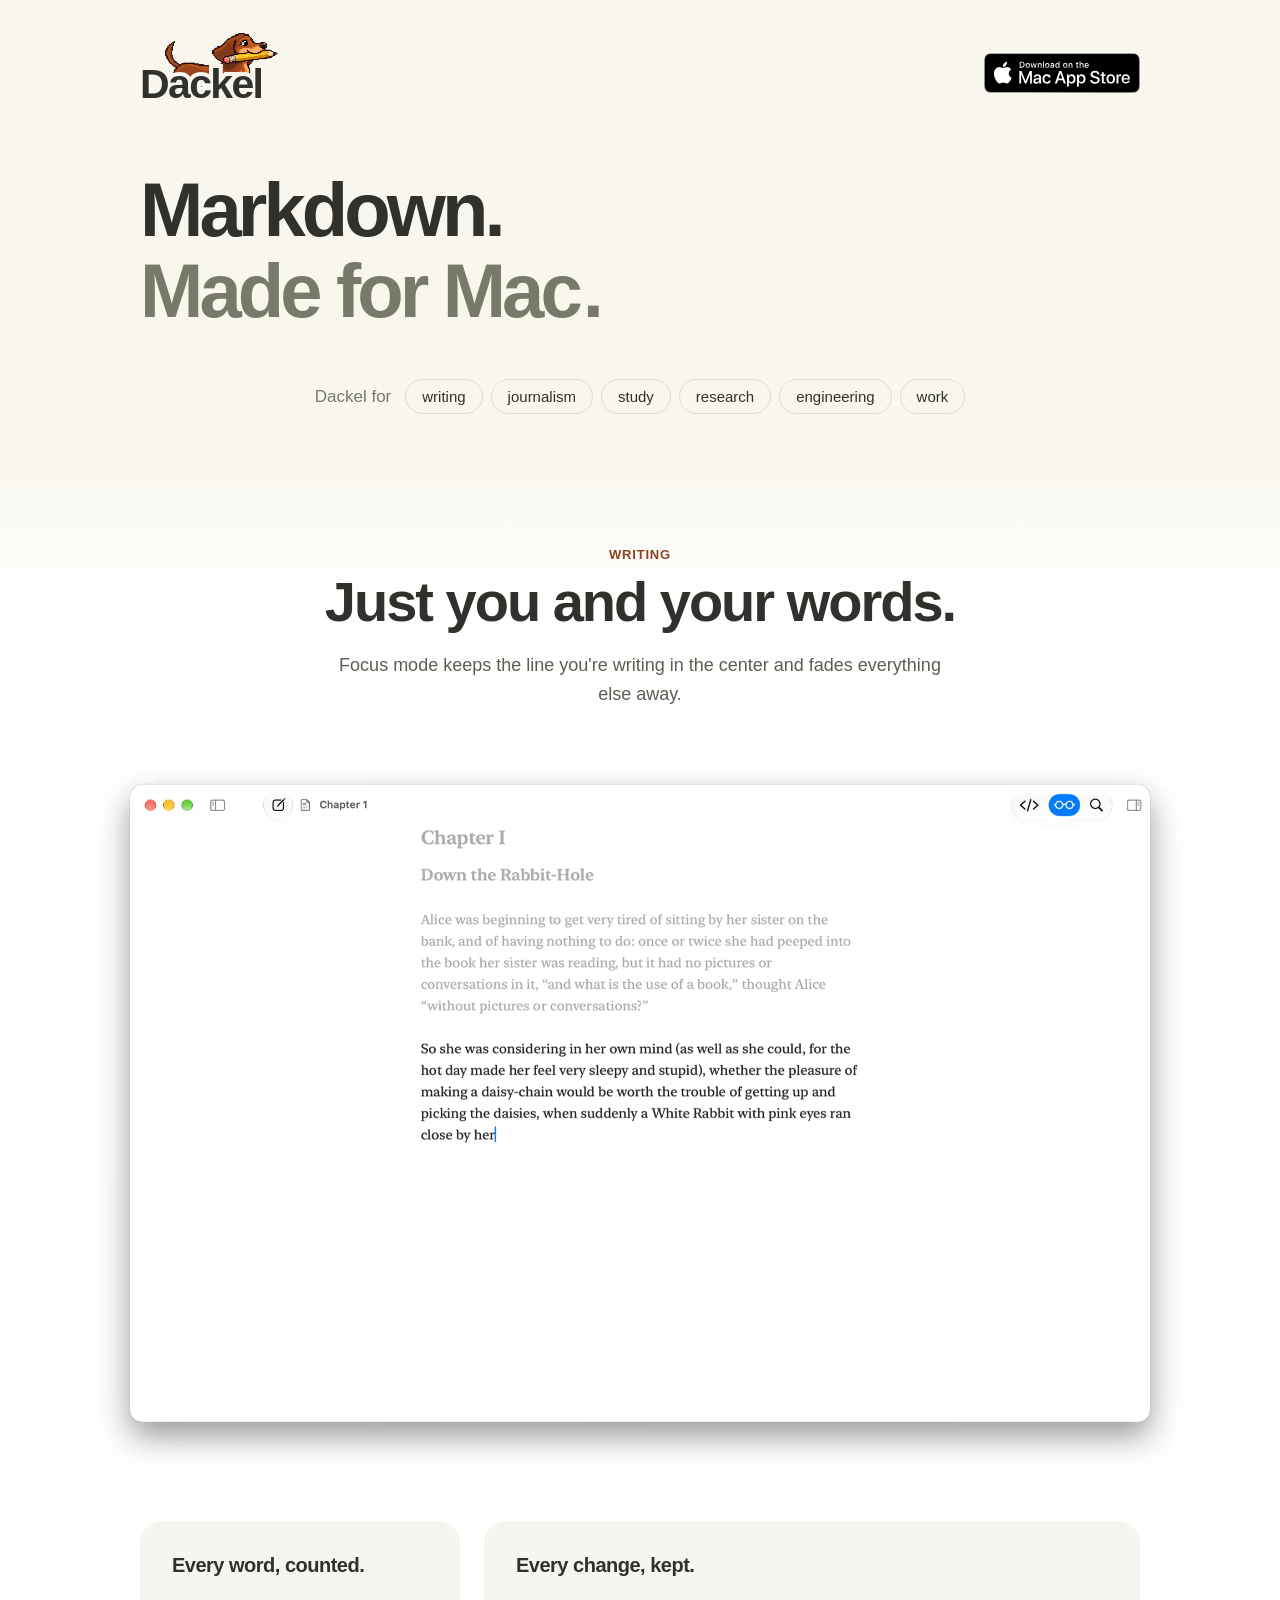
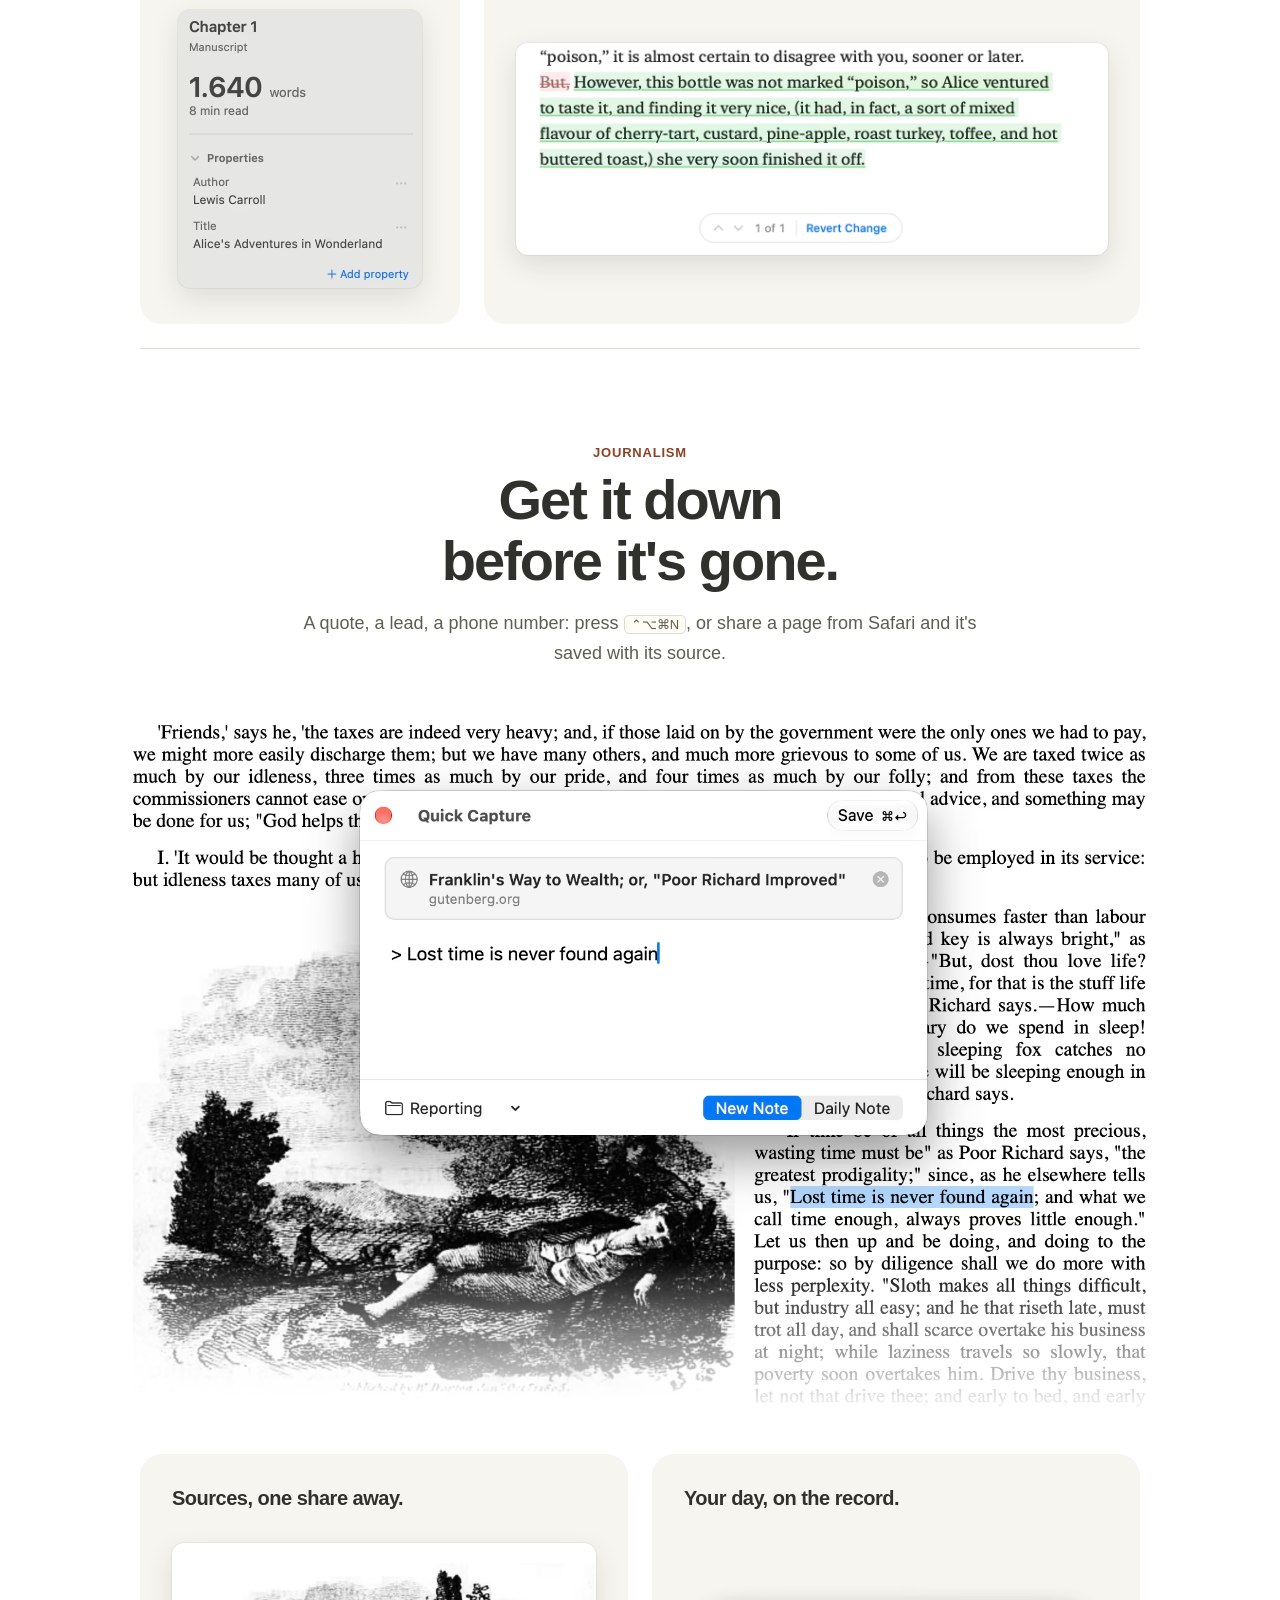
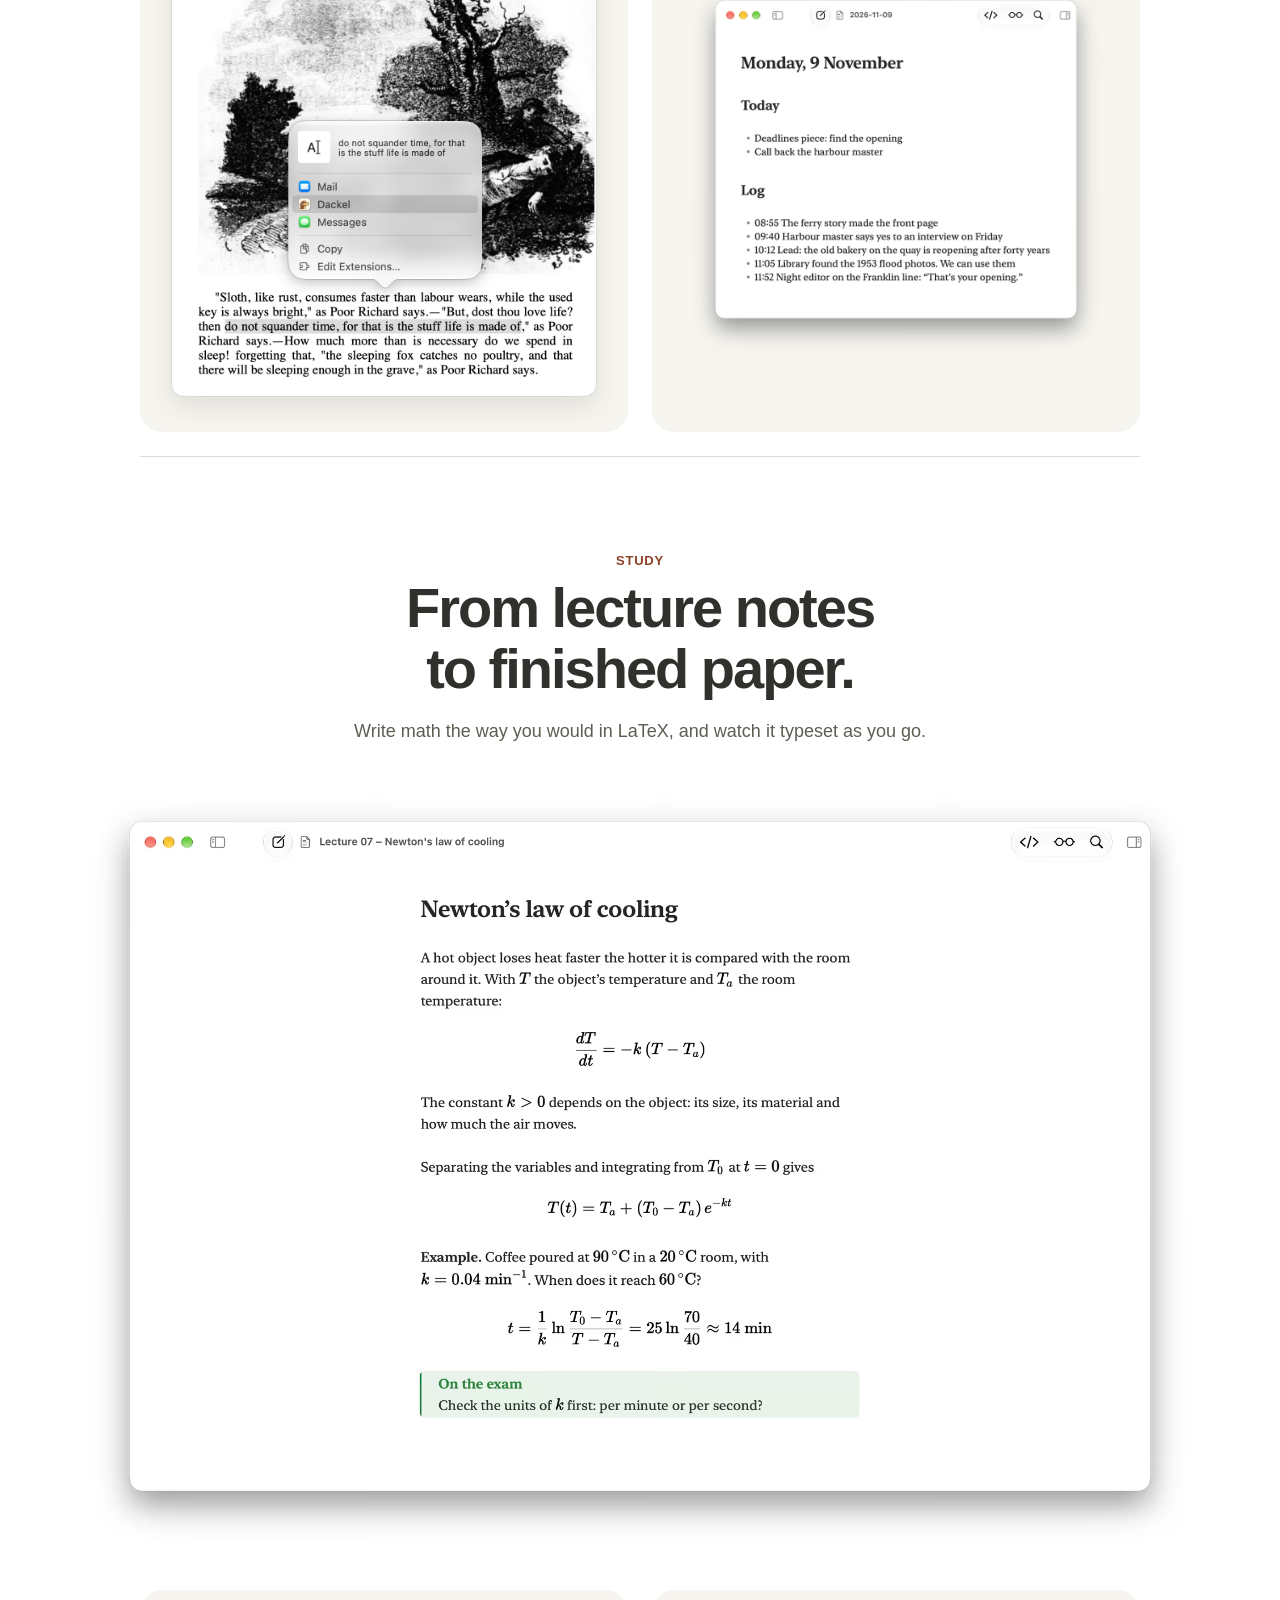
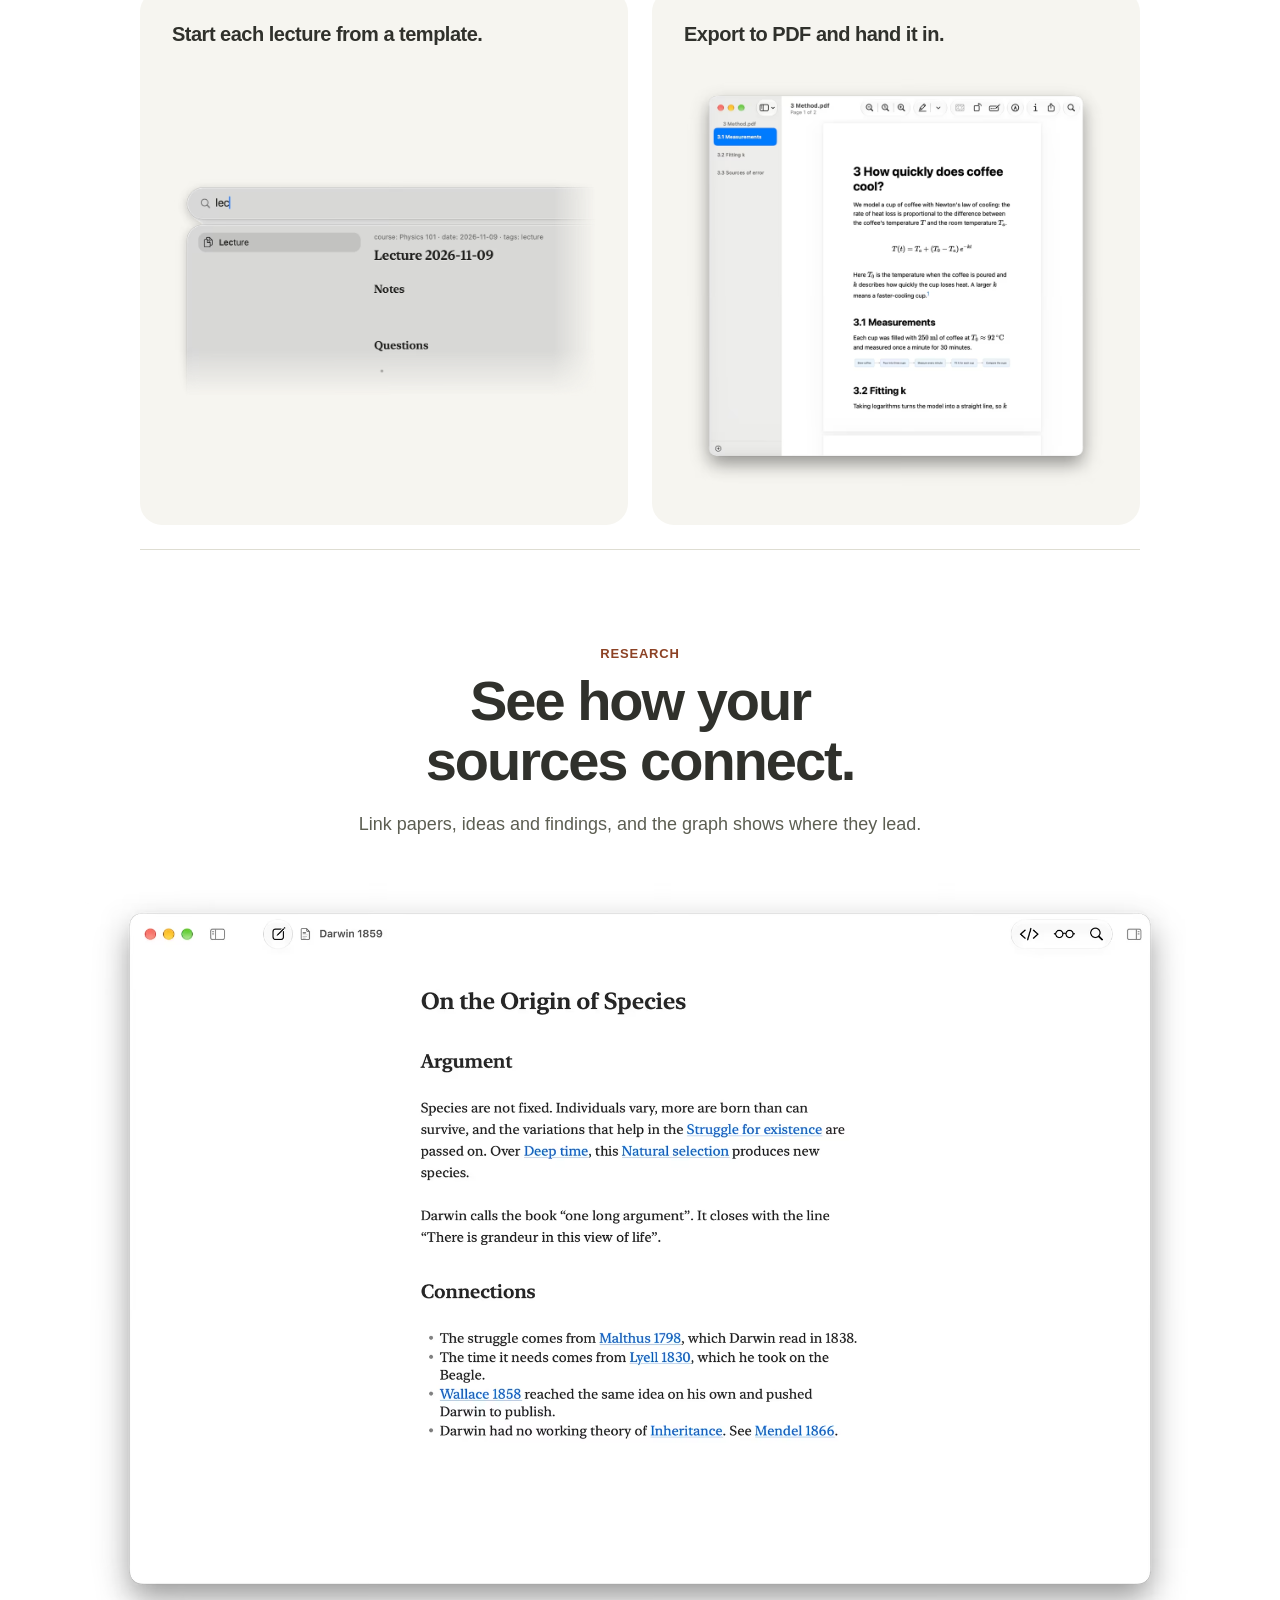
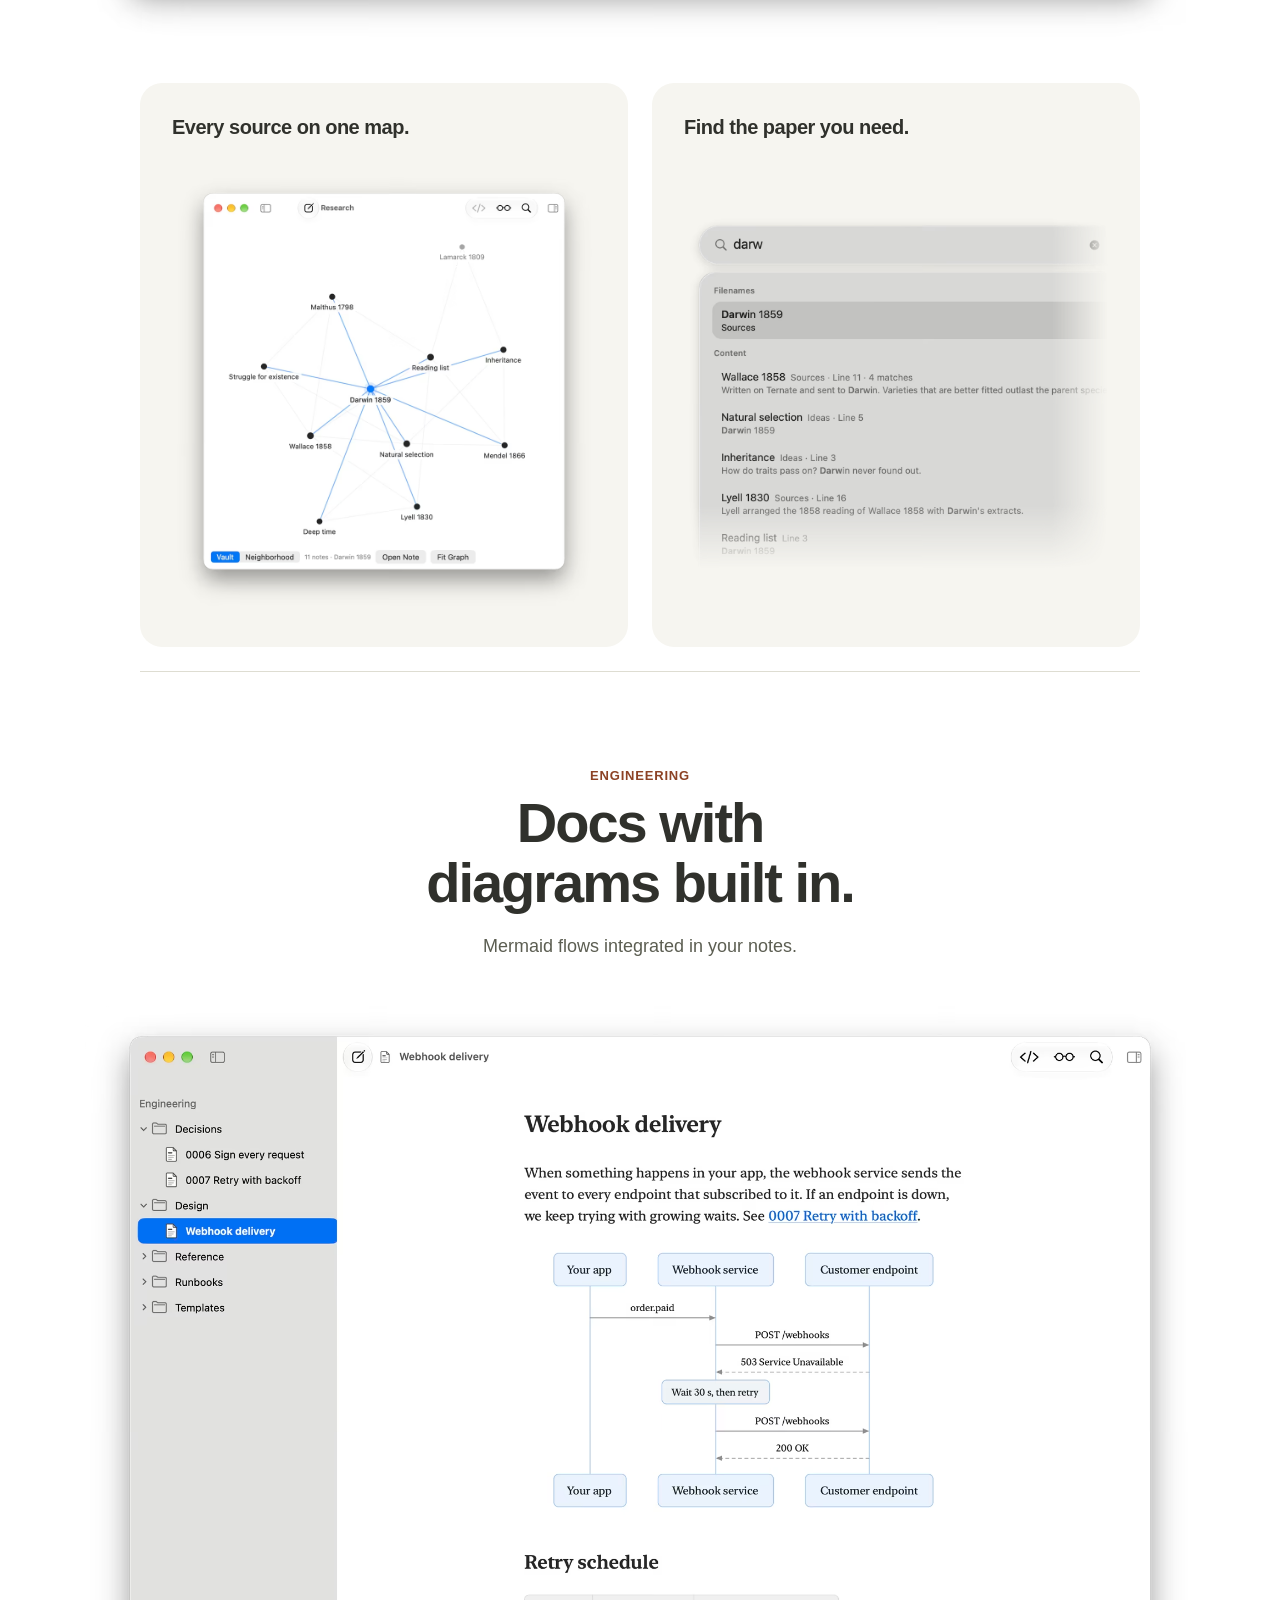
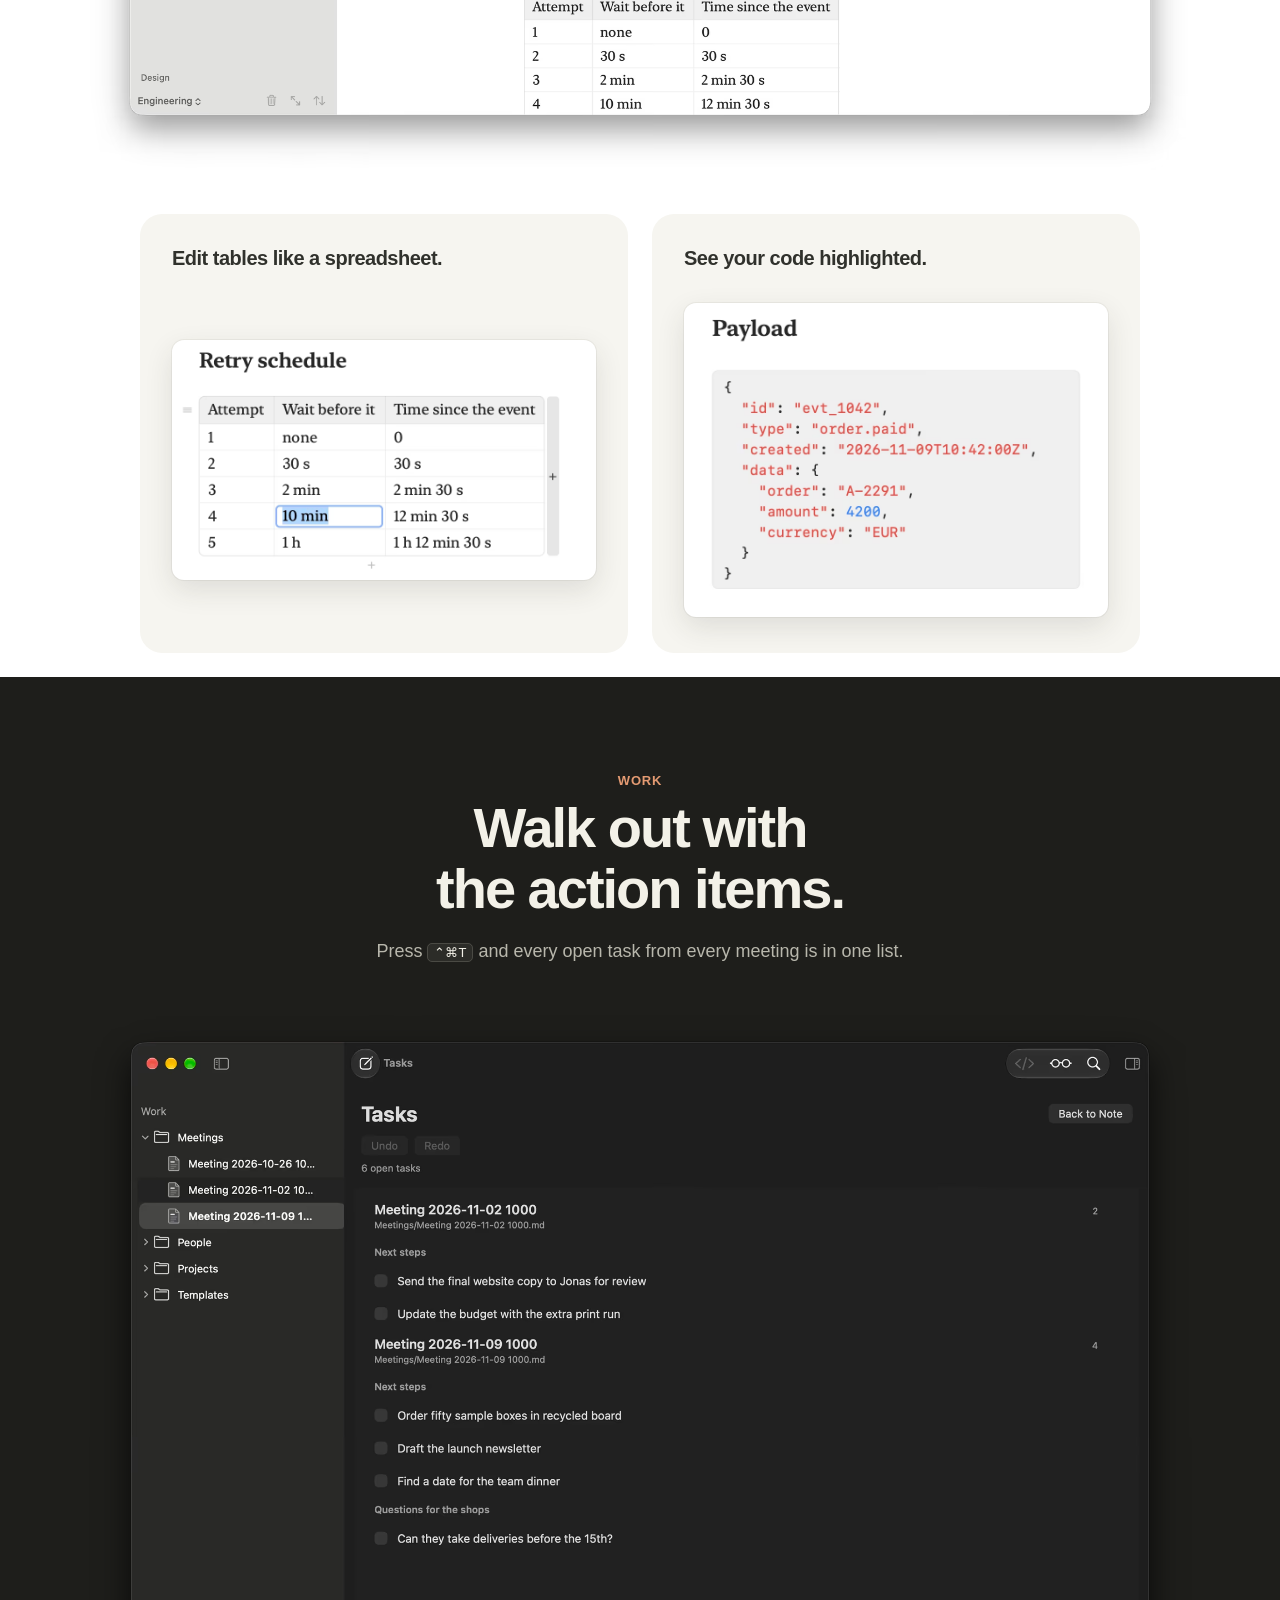
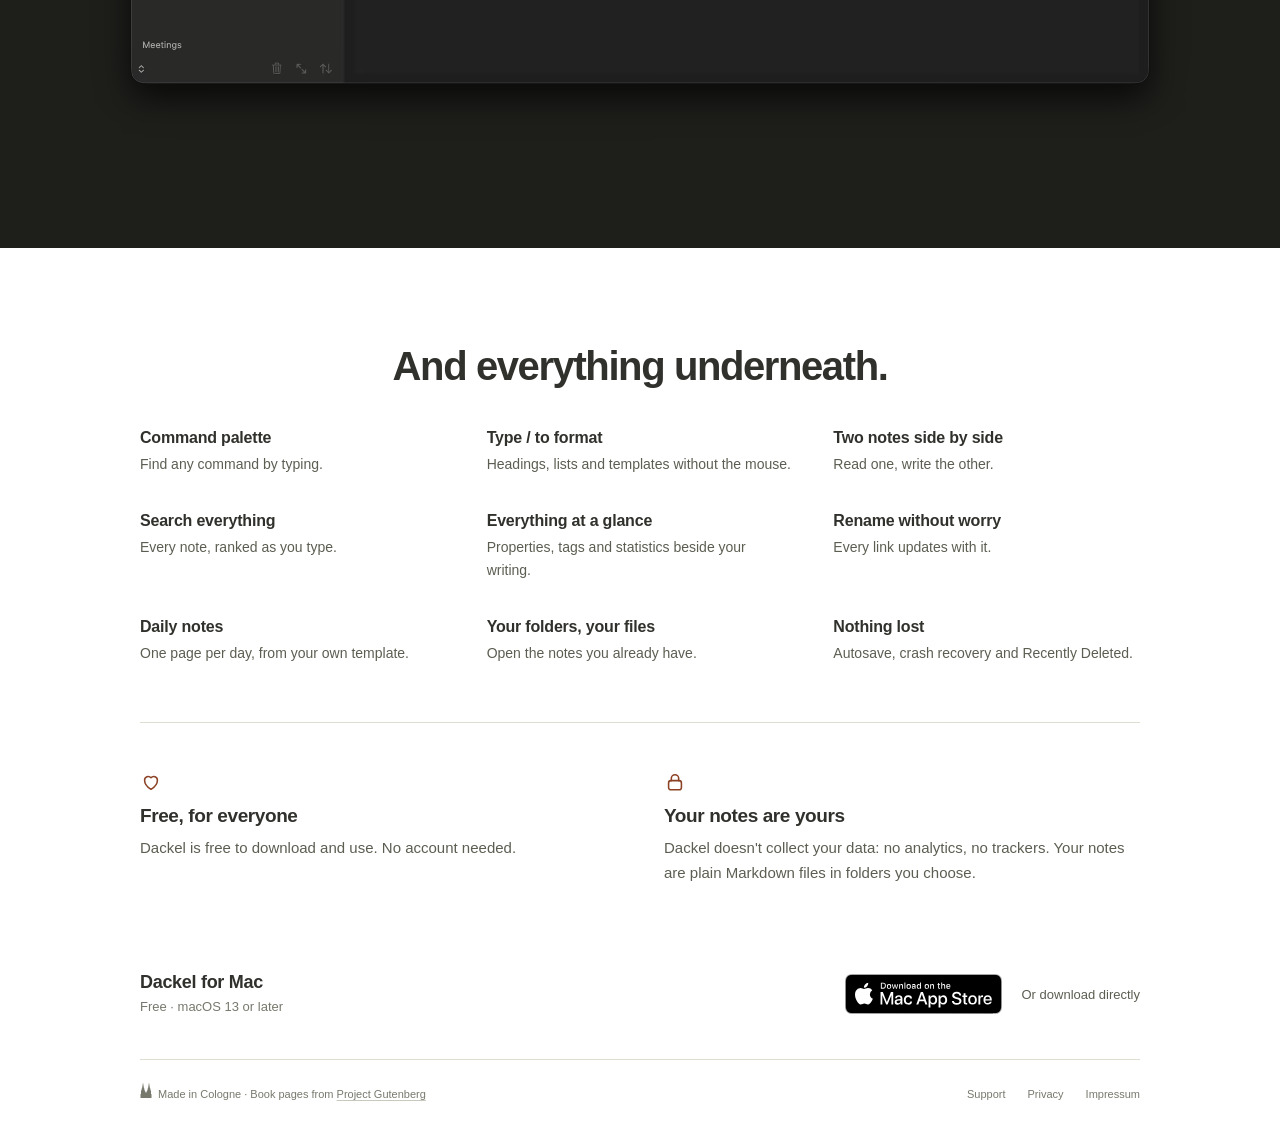
<file: index.html>
<!doctype html>
<html lang="en" class="home">
<head>
  <meta charset="utf-8">
  <meta name="viewport" content="width=device-width, initial-scale=1">
  <meta name="description" content="A native Markdown editor for writing, journalism, study, research, engineering and work. Plain Markdown files, math, diagrams and Quick Capture. Free, with no accounts or tracking.">
  <meta name="theme-color" content="#f8f6ed">
  <title>Dackel — Markdown for Mac</title>
  <link rel="canonical" href="https://dackelapp.com/">
  <meta property="og:type" content="website">
  <meta property="og:site_name" content="Dackel">
  <meta property="og:url" content="https://dackelapp.com/">
  <meta property="og:title" content="Dackel — Markdown for Mac">
  <meta property="og:description" content="A native Markdown editor for writing, journalism, study, research, engineering and work. Free, with no accounts or tracking.">
  <meta property="og:image" content="https://dackelapp.com/assets/dackel-og-617e6dd6.png">
  <meta property="og:image:width" content="1200">
  <meta property="og:image:height" content="630">
  <meta property="og:image:alt" content="Dackel on macOS showing a design doc called Webhook delivery, with a sidebar of folders and a sequence diagram drawn from Mermaid.">
  <meta name="twitter:card" content="summary_large_image">
  <script type="application/ld+json">
  {
    "@context": "https://schema.org",
    "@type": "SoftwareApplication",
    "name": "Dackel",
    "description": "A native Markdown editor for macOS. Plain Markdown files, math, diagrams and Quick Capture.",
    "url": "https://dackelapp.com/",
    "image": "https://dackelapp.com/assets/dackel-og-617e6dd6.png",
    "applicationCategory": "ProductivityApplication",
    "operatingSystem": "macOS 13 or later",
    "downloadUrl": "https://apps.apple.com/app/dackel/id6826664805",
    "installUrl": "https://apps.apple.com/app/dackel/id6826664805",
    "offers": { "@type": "Offer", "price": "0", "priceCurrency": "EUR" }
  }
  </script>
  <link rel="icon" href="favicon.ico?v=8d63aca" type="image/x-icon" sizes="16x16 32x32 48x48 64x64">
  <link rel="icon" href="assets/dackel-favicon-32-820987a9.png" type="image/png" sizes="32x32">
  <link rel="icon" href="assets/dackel-favicon-64-45338dbb.png" type="image/png" sizes="64x64">
  <link rel="apple-touch-icon" href="assets/dackel-apple-touch-icon-c06fd930.png" sizes="180x180">
  <link rel="stylesheet" href="homepage.css?v=764edd74">
  <script src="mascot.js?v=3f0482c3" defer></script>
</head>
<body>
  <main class="page">
    <header class="site-header">
      <div class="brand">
        <a class="wordmark" href="./">Dackel</a>
        <div class="mascot-anchor">
          <button class="mascot-button" type="button" aria-label="Take Dackel for a walk" title="Take Dackel for a walk" disabled>
            <svg class="mascot-frame" viewBox="0 0 424 239" aria-hidden="true">
              <image href="assets/dackel-walk.png" x="-911" y="-140" width="1774" height="887"/>
            </svg>
            <span class="mascot-bone" hidden aria-hidden="true">
              <svg viewBox="0 0 18 12" width="18" height="12" shape-rendering="crispEdges"><path d="M1 1h4v2h8V1h4v4h-2v2h2v4h-4V9H5v2H1V7h2V5H1Z" fill="#eadbb8" stroke="#69563b"/></svg>
            </span>
          </button>
        </div>
      </div>
      <div class="header-get">
        <a class="app-store-badge" href="https://apps.apple.com/app/dackel/id6826664805"><img src="assets/mac-app-store-badge-15111cd0.svg" width="156" height="40" alt="Download on the Mac App Store"></a>
      </div>
      <canvas class="mascot-walkway" hidden aria-hidden="true"></canvas>
      <span class="sr-only mascot-status" role="status"></span>
    </header>

    <section class="intro" aria-labelledby="headline">
      <div>
        <h1 id="headline">Markdown.<span>Made for Mac<span class="headline-period">.</span></span></h1>
      </div>
      <nav class="uses-nav" aria-label="Ways to use Dackel">
        <p>Dackel for</p>
        <ul>
          <li><a href="#writing">writing</a></li>
          <li><a href="#journalism">journalism</a></li>
          <li><a href="#study">study</a></li>
          <li><a href="#research">research</a></li>
          <li><a href="#engineering">engineering</a></li>
          <li><a href="#work">work</a></li>
        </ul>
      </nav>
    </section>

    <!-- Hero screenshot hidden for now; restore by removing this comment wrapper.
    <figure class="app-screenshot">
      <img src="assets/dackel-main-5a6f9f51.png" alt="Dackel on macOS: a rendered note called Plan a weekend walk, with a checklist, links to other notes and a list of things to notice." width="2000" height="1594" fetchpriority="high">
    </figure>
    -->


    <section class="chapter" id="writing" aria-labelledby="writing-title">
      <header class="chapter-head">
        <p class="chapter-eyebrow">Writing</p>
        <h2 id="writing-title">Just you and your words.</h2>
        <p class="chapter-lede">Focus mode keeps the line you're writing in the center and fades everything else away.</p>
      </header>
      <figure class="chapter-visual">
        <picture><source type="image/avif" srcset="assets/dackel-writing-focus-1000w-a30e25db.avif 1000w, assets/dackel-writing-focus-cc650d83.avif 2000w" sizes="(max-width: 1096px) 100vw, 1110px"><source type="image/webp" srcset="assets/dackel-writing-focus-1000w-05bfdeed.webp 1000w, assets/dackel-writing-focus-57e8ad3a.webp 2000w" sizes="(max-width: 1096px) 100vw, 1110px"><img src="assets/dackel-writing-focus-f88831db.png" alt="Chapter I of Alice's Adventures in Wonderland in Focus mode: the heading and first paragraph faded, the paragraph being written at full strength with the cursor after “close by her”." width="2000" height="1310" loading="lazy"></picture>
      </figure>
      <div class="chapter-points tiles">
        <article class="point tile">
          <h3>Every word, counted.</h3>
          <div class="tile-art"><picture><source type="image/avif" srcset="assets/dackel-writing-stats-ec07f0ea.avif"><source type="image/webp" srcset="assets/dackel-writing-stats-dbe0bff5.webp"><img src="assets/dackel-writing-stats-b9d8fe29.png" class="tile-card" style="--real-width: 244px" alt="The Info panel for Chapter 1: 1,640 words, 8 minutes to read, with Author and Title properties." width="244" height="278" loading="lazy"></picture></div>
        </article>
        <article class="point tile">
          <h3>Every change, kept.</h3>
          <div class="tile-art"><picture><source type="image/avif" srcset="assets/dackel-writing-change-4cdc22fe.avif"><source type="image/webp" srcset="assets/dackel-writing-change-2919bb0d.webp"><img src="assets/dackel-writing-change-5a0e07f9.png" class="tile-card" style="--real-width: 625px" alt="Version history marking one change: “But,” struck out and replaced by a new sentence, with a Revert Change button." width="625" height="223" loading="lazy"></picture></div>
        </article>
      </div>
    </section>

    <section class="chapter" id="journalism" aria-labelledby="journalism-title">
      <header class="chapter-head">
        <p class="chapter-eyebrow">Journalism</p>
        <h2 id="journalism-title">Get it down before it's gone.</h2>
        <p class="chapter-lede">A quote, a lead, a phone number: press <kbd>⌃⌥⌘N</kbd>, or share a page from Safari and it's saved with its source.</p>
      </header>
      <figure class="chapter-visual">
        <picture><source type="image/avif" srcset="assets/dackel-journalism-capture-1000w-ddd7404d.avif 1000w, assets/dackel-journalism-capture-bee7a83b.avif 1808w" sizes="(max-width: 1096px) 100vw, 1110px"><source type="image/webp" srcset="assets/dackel-journalism-capture-1000w-a775b5f8.webp 1000w, assets/dackel-journalism-capture-4f68a89c.webp 1808w" sizes="(max-width: 1096px) 100vw, 1110px"><img class="page-fade" src="assets/dackel-journalism-capture-e4ad2b00.png" alt="Quick Capture over Franklin's The Way to Wealth on Project Gutenberg: a link card for the page and the quoted line “Lost time is never found again”, which is highlighted in the text, ready to save as a new note in the Reporting folder." width="1808" height="1142" loading="lazy"></picture>
      </figure>
      <div class="chapter-points tiles even">
        <article class="point tile"><h3>Sources, one share away.</h3>
          <div class="tile-art"><picture><source type="image/avif" srcset="assets/dackel-journalism-share-47c620be.avif"><source type="image/webp" srcset="assets/dackel-journalism-share-8935b84d.webp"><img src="assets/dackel-journalism-share-2d779079.png" class="tile-card" style="--real-width: 525px" alt="Safari's share menu over Franklin's The Way to Wealth: the selected line “do not squander time, for that is the stuff life is made of” in the preview, with Dackel highlighted between Mail and Messages." width="1050" height="1124" loading="lazy"></picture></div></article>
        <article class="point tile"><h3>Your day, on the record.</h3>
          <div class="tile-art"><picture><source type="image/avif" srcset="assets/dackel-journalism-log-1000w-382b91fe.avif 1000w, assets/dackel-journalism-log-1de74539.avif 1504w" sizes="(max-width: 860px) 100vw, 490px"><source type="image/webp" srcset="assets/dackel-journalism-log-1000w-48477b3b.webp 1000w, assets/dackel-journalism-log-76ec3f6b.webp 1504w" sizes="(max-width: 860px) 100vw, 490px"><img src="assets/dackel-journalism-log-12c39f4d.png" class="tile-window" alt="The daily note for Monday, 9 November: two tasks under Today, and a Log of five entries stamped from 08:55 to 11:52, ending with the night editor approving the Franklin opening." width="1504" height="1350" loading="lazy"></picture></div></article>
      </div>
    </section>

    <section class="chapter" id="study" aria-labelledby="study-title">
      <header class="chapter-head">
        <p class="chapter-eyebrow">Study</p>
        <h2 id="study-title">From lecture notes to finished paper.</h2>
        <p class="chapter-lede">Write math the way you would in LaTeX, and watch it typeset as you go.</p>
      </header>
      <figure class="chapter-visual">
        <picture><source type="image/avif" srcset="assets/dackel-study-math-1000w-b6300482.avif 1000w, assets/dackel-study-math-ea6475a6.avif 2000w" sizes="(max-width: 1096px) 100vw, 1110px"><source type="image/webp" srcset="assets/dackel-study-math-1000w-cd283b0d.webp 1000w, assets/dackel-study-math-4252dda0.webp 2000w" sizes="(max-width: 1096px) 100vw, 1110px"><img src="assets/dackel-study-math-b66b06df.png" alt="Lecture notes on Newton's law of cooling: the differential equation and its solution typeset as displayed equations, inline symbols such as T and k in the text, a worked coffee example that ends at about 14 minutes, and an “On the exam” tip." width="2000" height="1368" loading="lazy"></picture>
      </figure>
      <div class="chapter-points tiles even">
        <article class="point tile">
          <h3>Start each lecture from a template.</h3>
          <div class="tile-art"><picture><source type="image/avif" srcset="assets/dackel-study-template-1000w-5c92428f.avif 1000w, assets/dackel-study-template-ee23ddb3.avif 1400w" sizes="(max-width: 860px) 100vw, 490px"><source type="image/webp" srcset="assets/dackel-study-template-1000w-396bd3cf.webp 1000w, assets/dackel-study-template-a34340ef.webp 1400w" sizes="(max-width: 860px) 100vw, 490px"><img src="assets/dackel-study-template-1c6376d3.png" class="tile-window" alt="New Note from Template with “lec” typed: the Lecture template is selected, and its preview shows a note named Lecture 2026-11-09 with the course Physics 101, today's date, the lecture tag and empty Notes and Questions sections." width="1400" height="740" loading="lazy"></picture></div>
        </article>
        <article class="point tile">
          <h3>Export to PDF and hand it in.</h3>
          <div class="tile-art"><picture><source type="image/avif" srcset="assets/dackel-study-pdf-1000w-04e0ffb0.avif 1000w, assets/dackel-study-pdf-bccb737c.avif 1894w" sizes="(max-width: 860px) 100vw, 490px"><source type="image/webp" srcset="assets/dackel-study-pdf-1000w-727760d7.webp 1000w, assets/dackel-study-pdf-186b16c3.webp 1894w" sizes="(max-width: 860px) 100vw, 490px"><img src="assets/dackel-study-pdf-2e346667.png" class="tile-window" alt="The thesis chapter “3 How quickly does coffee cool?” exported as a PDF and open in Preview: the sidebar lists bookmarks for 3.1 Measurements, 3.2 Fitting k and 3.3 Sources of error, and the page shows the typeset cooling equation, a footnote link and a flowchart of the experiment." width="1894" height="1830" loading="lazy"></picture></div>
        </article>
      </div>
    </section>

    <section class="chapter" id="research" aria-labelledby="research-title">
      <header class="chapter-head">
        <p class="chapter-eyebrow">Research</p>
        <h2 id="research-title">See how your sources connect.</h2>
        <p class="chapter-lede">Link papers, ideas and findings, and the graph shows where they lead.</p>
      </header>
      <figure class="chapter-visual">
        <picture><source type="image/avif" srcset="assets/dackel-research-note-1000w-2a9670dd.avif 1000w, assets/dackel-research-note-6a4f51c0.avif 2000w" sizes="(max-width: 1096px) 100vw, 1110px"><source type="image/webp" srcset="assets/dackel-research-note-1000w-286a438d.webp 1000w, assets/dackel-research-note-9c450832.webp 2000w" sizes="(max-width: 1096px) 100vw, 1110px"><img src="assets/dackel-research-note-005f9072.png" alt="A reading note on Darwin's On the Origin of Species: a short summary of the argument with links to Struggle for existence, Deep time and Natural selection, and a Connections list linking to Malthus 1798, Lyell 1830, Wallace 1858, Inheritance and Mendel 1866." width="2000" height="1368" loading="lazy"></picture>
      </figure>
      <div class="chapter-points tiles even">
        <article class="point tile">
          <h3>Every source on one map.</h3>
          <div class="tile-art"><picture><source type="image/avif" srcset="assets/dackel-research-graph-1000w-a3b65123.avif 1000w, assets/dackel-research-graph-646c4111.avif 1504w" sizes="(max-width: 860px) 100vw, 490px"><source type="image/webp" srcset="assets/dackel-research-graph-1000w-681c4d02.webp 1000w, assets/dackel-research-graph-d6317302.webp 1504w" sizes="(max-width: 860px) 100vw, 490px"><img src="assets/dackel-research-graph-3d7790f7.png" class="tile-window" alt="The vault graph with Darwin 1859 highlighted in the middle and linked to Malthus 1798, Lyell 1830, Wallace 1858, Mendel 1866 and the ideas Struggle for existence, Natural selection, Deep time and Inheritance. Lamarck 1809, which Darwin's note doesn't link, sits greyed at the edge." width="1504" height="1558" loading="lazy"></picture></div>
        </article>
        <article class="point tile">
          <h3>Find the paper you need.</h3>
          <div class="tile-art"><picture><source type="image/avif" srcset="assets/dackel-research-search-f76fcc7b.avif"><source type="image/webp" srcset="assets/dackel-research-search-6494fe48.webp"><img src="assets/dackel-research-search-2076c32e.png" class="tile-window" alt="Search with “darw” typed: Darwin 1859 first under Filenames, then notes that mention Darwin under Content, such as Wallace 1858 with four matches and Inheritance with the line “How do traits pass on? Darwin never found out.”" width="1138" height="956" loading="lazy"></picture></div>
        </article>
      </div>
    </section>

    <section class="chapter" id="engineering" aria-labelledby="engineering-title">
      <header class="chapter-head">
        <p class="chapter-eyebrow">Engineering</p>
        <h2 id="engineering-title">Docs with diagrams built in.</h2>
        <p class="chapter-lede">Mermaid flows integrated in your notes.</p>
      </header>
      <figure class="chapter-visual">
        <picture><source type="image/avif" srcset="assets/dackel-engineering-diagram-1000w-6ac7356d.avif 1000w, assets/dackel-engineering-diagram-40f636a9.avif 2000w" sizes="(max-width: 1096px) 100vw, 1110px"><source type="image/webp" srcset="assets/dackel-engineering-diagram-1000w-5e91d7e9.webp 1000w, assets/dackel-engineering-diagram-8e466085.webp 2000w" sizes="(max-width: 1096px) 100vw, 1110px"><img src="assets/dackel-engineering-diagram-8bc5967b.png" alt="A design doc called Webhook delivery: a short introduction linking to the decision record 0007 Retry with backoff, a sequence diagram drawn from Mermaid in which the webhook service gets a 503 from the customer endpoint, waits 30 seconds and retries to a 200 OK, and the start of a Retry schedule table. The sidebar lists the team's Decisions, Design, Reference and Runbooks folders." width="2000" height="1384" loading="lazy"></picture>
      </figure>
      <div class="chapter-points tiles even">
        <article class="point tile">
          <h3>Edit tables like a spreadsheet.</h3>
          <div class="tile-art"><picture><source type="image/avif" srcset="assets/dackel-engineering-table-ea7c0164.avif"><source type="image/webp" srcset="assets/dackel-engineering-table-a1b8f065.webp"><img src="assets/dackel-engineering-table-e63a8496.png" class="tile-card" style="--real-width: 484px" alt="The Retry schedule table as an editable grid: the cell “10 min” is selected for editing, with a plus button beside the grid to add a column and one below it to add a row." width="968" height="548" loading="lazy"></picture></div>
        </article>
        <article class="point tile">
          <h3>See your code highlighted.</h3>
          <div class="tile-art"><picture><source type="image/avif" srcset="assets/dackel-engineering-code-1917acde.avif"><source type="image/webp" srcset="assets/dackel-engineering-code-780fd67b.webp"><img src="assets/dackel-engineering-code-985bcc30.png" class="tile-card" style="--real-width: 450px" alt="The Payload section of the design doc: a JSON code block for an order.paid event, with keys and strings in red and the amount 4200 in blue." width="900" height="668" loading="lazy"></picture></div>
        </article>
      </div>
    </section>

    <section class="chapter dark" id="work" aria-labelledby="work-title">
      <header class="chapter-head">
        <p class="chapter-eyebrow">Work</p>
        <h2 id="work-title">Walk out with the action items.</h2>
        <p class="chapter-lede">Press <kbd>⌃⌘T</kbd> and every open task from every meeting is in one list.</p>
      </header>
      <figure class="chapter-visual">
        <picture><source type="image/avif" srcset="assets/dackel-work-tasks-1000w-2ba440c1.avif 1000w, assets/dackel-work-tasks-af7e67dc.avif 2000w" sizes="(max-width: 1096px) 100vw, 1110px"><source type="image/webp" srcset="assets/dackel-work-tasks-1000w-b1590d83.webp 1000w, assets/dackel-work-tasks-b6be3d4e.webp 2000w" sizes="(max-width: 1096px) 100vw, 1110px"><img src="assets/dackel-work-tasks-289ebf5d.png" alt="Dackel in dark mode showing the Tasks view: six open tasks gathered from two weekly meeting notes, grouped under each meeting's Next steps, such as sending the final website copy to Jonas and drafting the launch newsletter." width="2000" height="1321" loading="lazy"></picture>
      </figure>
    </section>

    <section class="underneath" aria-labelledby="underneath-title">
      <h2 id="underneath-title">And everything underneath.</h2>
      <ul>
        <li><h3>Command palette</h3><p>Find any command by typing.</p></li>
        <li><h3>Type / to format</h3><p>Headings, lists and templates without the mouse.</p></li>
        <li><h3>Two notes side by side</h3><p>Read one, write the other.</p></li>
        <li><h3>Search everything</h3><p>Every note, ranked as you type.</p></li>
        <li><h3>Everything at a glance</h3><p>Properties, tags and statistics beside your writing.</p></li>
        <li><h3>Rename without worry</h3><p>Every link updates with it.</p></li>
        <li><h3>Daily notes</h3><p>One page per day, from your own template.</p></li>
        <li><h3>Your folders, your files</h3><p>Open the notes you already have.</p></li>
        <li><h3>Nothing lost</h3><p>Autosave, crash recovery and Recently Deleted.</p></li>
      </ul>
    </section>

    <section class="promises" aria-label="Free and private">
      <div>
        <span class="promise-icon"><svg viewBox="0 0 24 24" aria-hidden="true" focusable="false"><path d="M12 20s-7-4.4-7-10a4 4 0 0 1 7-2.6A4 4 0 0 1 19 10c0 5.6-7 10-7 10Z"/></svg></span>
        <h2>Free, for everyone</h2>
        <p>Dackel is free to download and use. No account needed.</p>
      </div>
      <div>
        <span class="promise-icon"><svg viewBox="0 0 24 24" aria-hidden="true" focusable="false"><rect x="5" y="10.5" width="14" height="10" rx="2.5"/><path d="M8 10.5V8a4 4 0 0 1 8 0v2.5"/></svg></span>
        <h2>Your notes are yours</h2>
        <p>Dackel doesn't collect your data: no analytics, no trackers. Your notes are plain Markdown files in folders you choose.</p>
      </div>
    </section>

    <section class="closing" aria-label="Download Dackel">
      <div>
        <h2>Dackel for Mac</h2>
        <p>Free · macOS 13 or later</p>
      </div>
      <div class="closing-get">
        <a class="app-store-badge" href="https://apps.apple.com/app/dackel/id6826664805"><img src="assets/mac-app-store-badge-15111cd0.svg" width="156" height="40" alt="Download on the Mac App Store"></a>
        <a class="direct-download" href="https://github.com/rblch/dackel-releases/releases/latest/download/Dackel.dmg" download>Or download directly</a>
      </div>
    </section>

    <footer>
      <p class="origin"><svg viewBox="0 0 24 32" fill="currentColor" aria-hidden="true" focusable="false"><!-- Same silhouette as CologneCathedralView in the macOS app. --><polygon points="1,32 1,24 2,24 2,17 3,17 3.5,12 4,13 6,1 8,13 8.5,12 9,17 10,17 10,22 12,18 14,22 14,17 15,17 15.5,12 16,13 18,1 20,13 20.5,12 21,17 22,17 22,24 23,24 23,32"/></svg>Made in Cologne<span class="credit"> · Book pages from <a href="https://www.gutenberg.org/ebooks/43855">Project Gutenberg</a></span></p>
      <nav aria-label="Support and legal information">
        <a href="support.html">Support</a>
        <a href="privacy.html">Privacy</a>
        <a href="impressum.html">Impressum</a>
      </nav>
    </footer>
  </main>
</body>
</html>
</file>
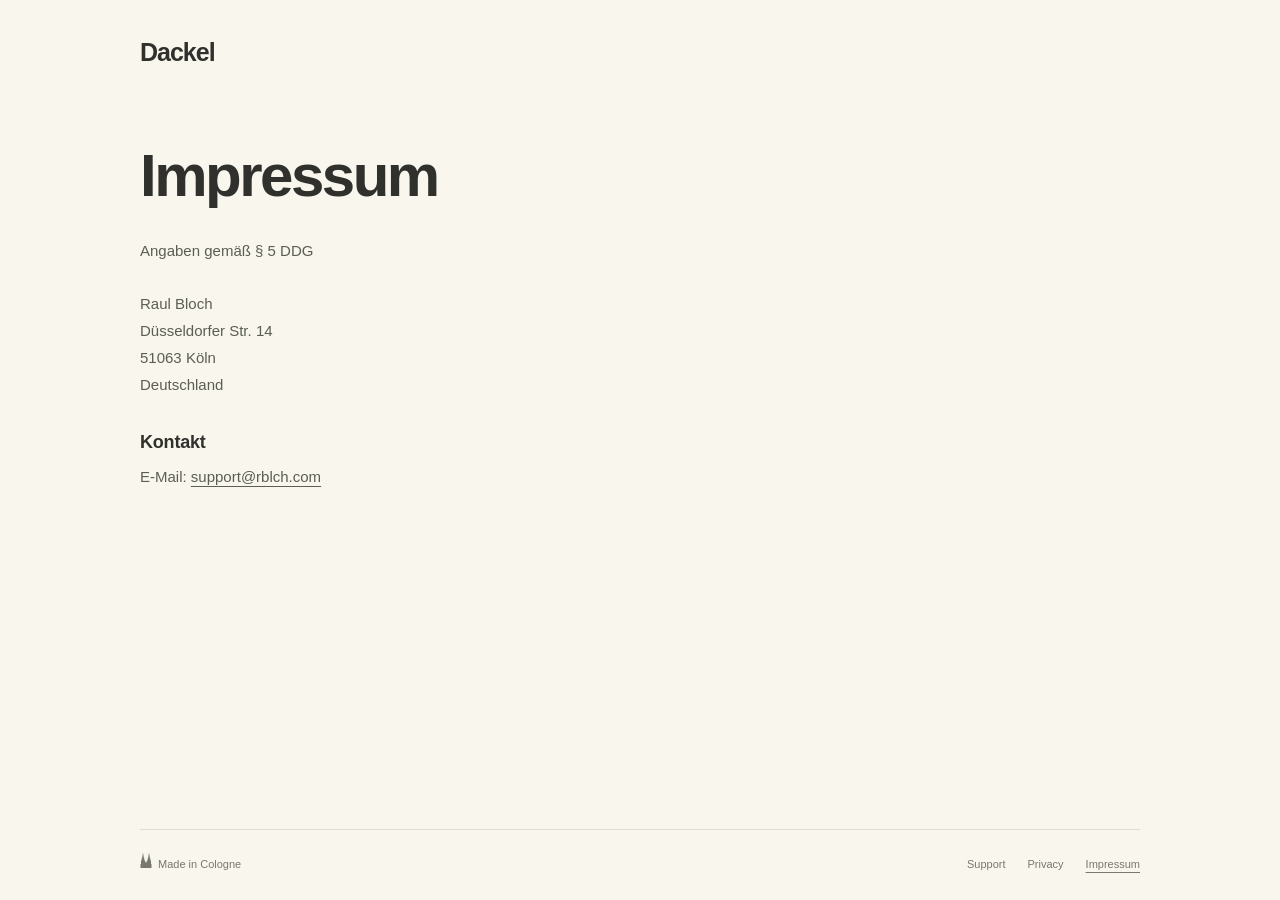
<file: impressum.html>
<!doctype html>
<html lang="en">
<head>
  <meta charset="utf-8">
  <meta name="robots" content="noindex, nofollow, noarchive, nosnippet, noimageindex">
  <meta name="viewport" content="width=device-width, initial-scale=1">
  <meta name="description" content="Impressum information for the Dackel website.">
  <meta name="theme-color" content="#f8f6ed">
  <title>Impressum — Dackel</title>
  <link rel="icon" href="favicon.ico?v=8d63aca" type="image/x-icon" sizes="16x16 32x32 48x48 64x64">
  <link rel="icon" href="assets/dackel-favicon-32-820987a9.png" type="image/png" sizes="32x32">
  <link rel="icon" href="assets/dackel-favicon-64-45338dbb.png" type="image/png" sizes="64x64">
  <link rel="apple-touch-icon" href="assets/dackel-apple-touch-icon-c06fd930.png" sizes="180x180">
  <link rel="stylesheet" href="homepage.css?v=764edd74">
  <link rel="stylesheet" href="styles.css?v=50aee571">
</head>
<body>
  <main class="page legal-page">
    <header class="site-header">
      <a class="wordmark" href="./">Dackel</a>
    </header>
    <article class="legal-content" lang="de">
      <h1>Impressum</h1>
      <p>Angaben gemäß § 5 DDG</p>
      <address>
        Raul Bloch<br>
        Düsseldorfer Str. 14<br>
        51063 Köln<br>
        Deutschland
      </address>
      <h2>Kontakt</h2>
      <p>E-Mail: <a href="mailto:support@rblch.com">support@rblch.com</a></p>
    </article>
    <footer>
      <p class="origin"><svg viewBox="0 0 24 32" fill="currentColor" aria-hidden="true" focusable="false"><!-- Same silhouette as CologneCathedralView in the macOS app. --><polygon points="1,32 1,24 2,24 2,17 3,17 3.5,12 4,13 6,1 8,13 8.5,12 9,17 10,17 10,22 12,18 14,22 14,17 15,17 15.5,12 16,13 18,1 20,13 20.5,12 21,17 22,17 22,24 23,24 23,32"/></svg>Made in Cologne</p>
      <nav aria-label="Support and legal information">
        <a href="support.html">Support</a>
        <a href="privacy.html">Privacy</a>
        <a href="impressum.html" aria-current="page">Impressum</a>
      </nav>
    </footer>
  </main>
</body>
</html>
</file>
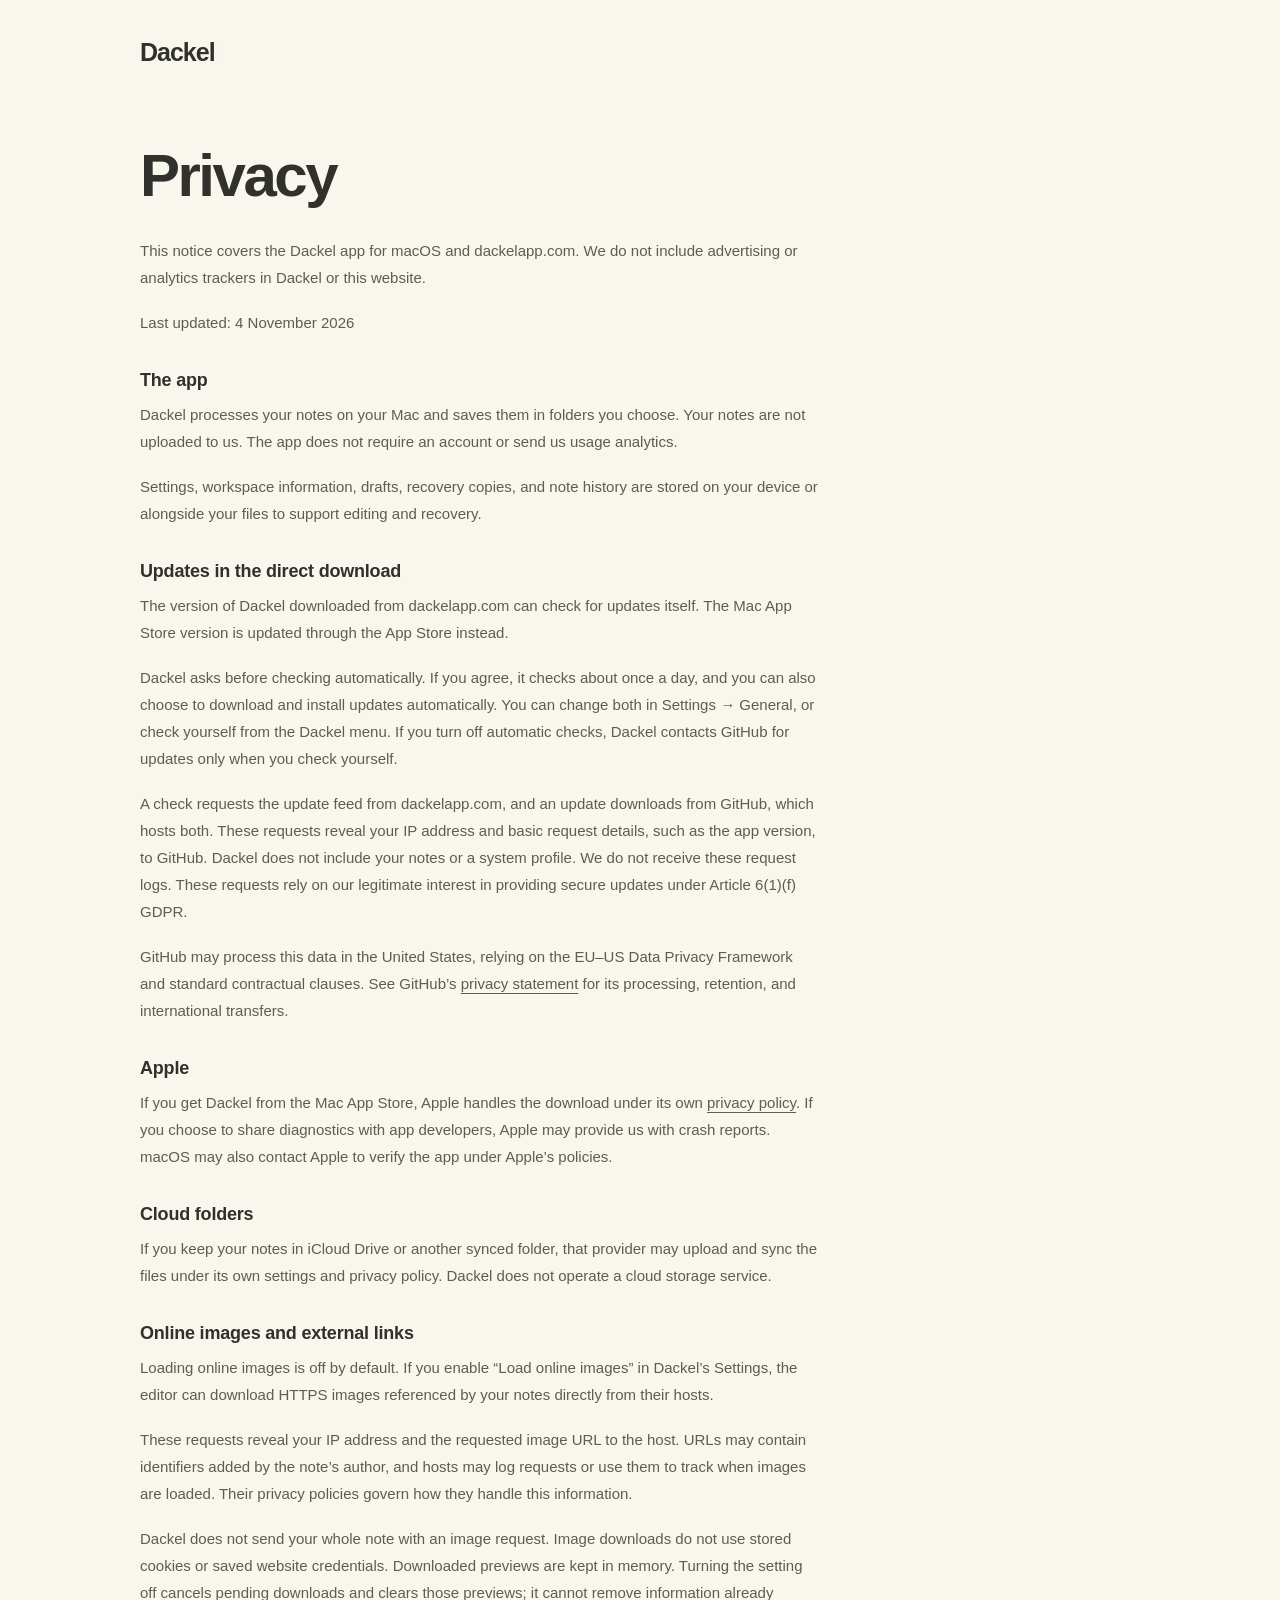
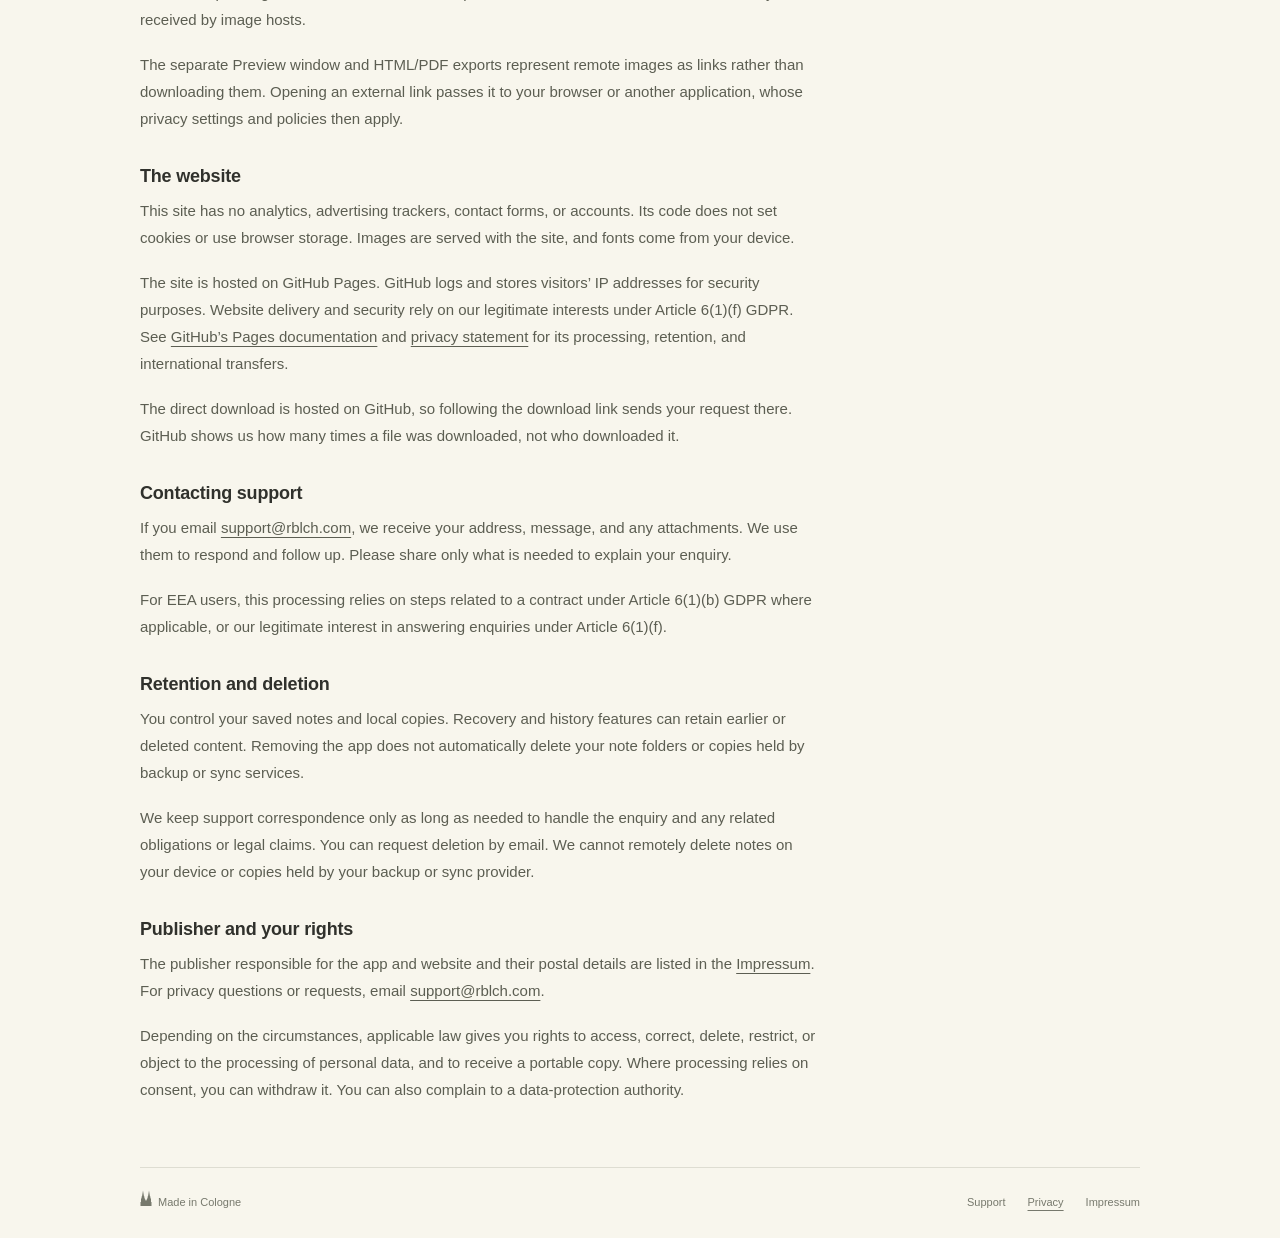
<file: privacy.html>
<!doctype html>
<html lang="en">
<head>
  <meta charset="utf-8">
  <meta name="robots" content="noindex, nofollow, noarchive, nosnippet, noimageindex">
  <meta name="viewport" content="width=device-width, initial-scale=1">
  <meta name="description" content="Privacy information for the Dackel macOS app and website.">
  <meta name="theme-color" content="#f8f6ed">
  <title>Privacy — Dackel</title>
  <link rel="icon" href="favicon.ico?v=8d63aca" type="image/x-icon" sizes="16x16 32x32 48x48 64x64">
  <link rel="icon" href="assets/dackel-favicon-32-820987a9.png" type="image/png" sizes="32x32">
  <link rel="icon" href="assets/dackel-favicon-64-45338dbb.png" type="image/png" sizes="64x64">
  <link rel="apple-touch-icon" href="assets/dackel-apple-touch-icon-c06fd930.png" sizes="180x180">
  <link rel="stylesheet" href="homepage.css?v=764edd74">
  <link rel="stylesheet" href="styles.css?v=50aee571">
</head>
<body>
  <main class="page legal-page">
    <header class="site-header">
      <a class="wordmark" href="./">Dackel</a>
    </header>
    <article class="legal-content">
      <h1>Privacy</h1>
      <p>This notice covers the Dackel app for macOS and dackelapp.com. We do not include advertising or analytics trackers in Dackel or this website.</p>
      <p>Last updated: <time datetime="2026-11-04">4 November 2026</time></p>

      <h2>The app</h2>
      <p>Dackel processes your notes on your Mac and saves them in folders you choose. Your notes are not uploaded to us. The app does not require an account or send us usage analytics.</p>
      <p>Settings, workspace information, drafts, recovery copies, and note history are stored on your device or alongside your files to support editing and recovery.</p>

      <h2>Updates in the direct download</h2>
      <p>The version of Dackel downloaded from dackelapp.com can check for updates itself. The Mac App Store version is updated through the App Store instead.</p>
      <p>Dackel asks before checking automatically. If you agree, it checks about once a day, and you can also choose to download and install updates automatically. You can change both in Settings → General, or check yourself from the Dackel menu. If you turn off automatic checks, Dackel contacts GitHub for updates only when you check yourself.</p>
      <p>A check requests the update feed from dackelapp.com, and an update downloads from GitHub, which hosts both. These requests reveal your IP address and basic request details, such as the app version, to GitHub. Dackel does not include your notes or a system profile. We do not receive these request logs. These requests rely on our legitimate interest in providing secure updates under Article 6(1)(f) GDPR.</p>
      <p>GitHub may process this data in the United States, relying on the EU–US Data Privacy Framework and standard contractual clauses. See GitHub’s <a href="https://docs.github.com/en/site-policy/privacy-policies/github-general-privacy-statement">privacy statement</a> for its processing, retention, and international transfers.</p>

      <h2>Apple</h2>
      <p>If you get Dackel from the Mac App Store, Apple handles the download under its own <a href="https://www.apple.com/legal/privacy/">privacy policy</a>. If you choose to share diagnostics with app developers, Apple may provide us with crash reports. macOS may also contact Apple to verify the app under Apple’s policies.</p>

      <h2>Cloud folders</h2>
      <p>If you keep your notes in iCloud Drive or another synced folder, that provider may upload and sync the files under its own settings and privacy policy. Dackel does not operate a cloud storage service.</p>

      <h2>Online images and external links</h2>
      <p>Loading online images is off by default. If you enable “Load online images” in Dackel’s Settings, the editor can download HTTPS images referenced by your notes directly from their hosts.</p>
      <p>These requests reveal your IP address and the requested image URL to the host. URLs may contain identifiers added by the note’s author, and hosts may log requests or use them to track when images are loaded. Their privacy policies govern how they handle this information.</p>
      <p>Dackel does not send your whole note with an image request. Image downloads do not use stored cookies or saved website credentials. Downloaded previews are kept in memory. Turning the setting off cancels pending downloads and clears those previews; it cannot remove information already received by image hosts.</p>
      <p>The separate Preview window and HTML/PDF exports represent remote images as links rather than downloading them. Opening an external link passes it to your browser or another application, whose privacy settings and policies then apply.</p>

      <h2>The website</h2>
      <p>This site has no analytics, advertising trackers, contact forms, or accounts. Its code does not set cookies or use browser storage. Images are served with the site, and fonts come from your device.</p>
      <p>The site is hosted on GitHub Pages. GitHub logs and stores visitors’ IP addresses for security purposes. Website delivery and security rely on our legitimate interests under Article 6(1)(f) GDPR. See <a href="https://docs.github.com/en/pages/getting-started-with-github-pages/what-is-github-pages#data-collection">GitHub’s Pages documentation</a> and <a href="https://docs.github.com/en/site-policy/privacy-policies/github-general-privacy-statement">privacy statement</a> for its processing, retention, and international transfers.</p>
      <p>The direct download is hosted on GitHub, so following the download link sends your request there. GitHub shows us how many times a file was downloaded, not who downloaded it.</p>

      <h2>Contacting support</h2>
      <p>If you email <a href="mailto:support@rblch.com">support@rblch.com</a>, we receive your address, message, and any attachments. We use them to respond and follow up. Please share only what is needed to explain your enquiry.</p>
      <p>For EEA users, this processing relies on steps related to a contract under Article 6(1)(b) GDPR where applicable, or our legitimate interest in answering enquiries under Article 6(1)(f).</p>

      <h2>Retention and deletion</h2>
      <p>You control your saved notes and local copies. Recovery and history features can retain earlier or deleted content. Removing the app does not automatically delete your note folders or copies held by backup or sync services.</p>
      <p>We keep support correspondence only as long as needed to handle the enquiry and any related obligations or legal claims. You can request deletion by email. We cannot remotely delete notes on your device or copies held by your backup or sync provider.</p>

      <h2>Publisher and your rights</h2>
      <p>The publisher responsible for the app and website and their postal details are listed in the <a href="impressum.html">Impressum</a>. For privacy questions or requests, email <a href="mailto:support@rblch.com">support@rblch.com</a>.</p>
      <p>Depending on the circumstances, applicable law gives you rights to access, correct, delete, restrict, or object to the processing of personal data, and to receive a portable copy. Where processing relies on consent, you can withdraw it. You can also complain to a data-protection authority.</p>
    </article>
    <footer>
      <p class="origin"><svg viewBox="0 0 24 32" fill="currentColor" aria-hidden="true" focusable="false"><!-- Same silhouette as CologneCathedralView in the macOS app. --><polygon points="1,32 1,24 2,24 2,17 3,17 3.5,12 4,13 6,1 8,13 8.5,12 9,17 10,17 10,22 12,18 14,22 14,17 15,17 15.5,12 16,13 18,1 20,13 20.5,12 21,17 22,17 22,24 23,24 23,32"/></svg>Made in Cologne</p>
      <nav aria-label="Support and legal information">
        <a href="support.html">Support</a>
        <a href="privacy.html" aria-current="page">Privacy</a>
        <a href="impressum.html">Impressum</a>
      </nav>
    </footer>
  </main>
</body>
</html>
</file>
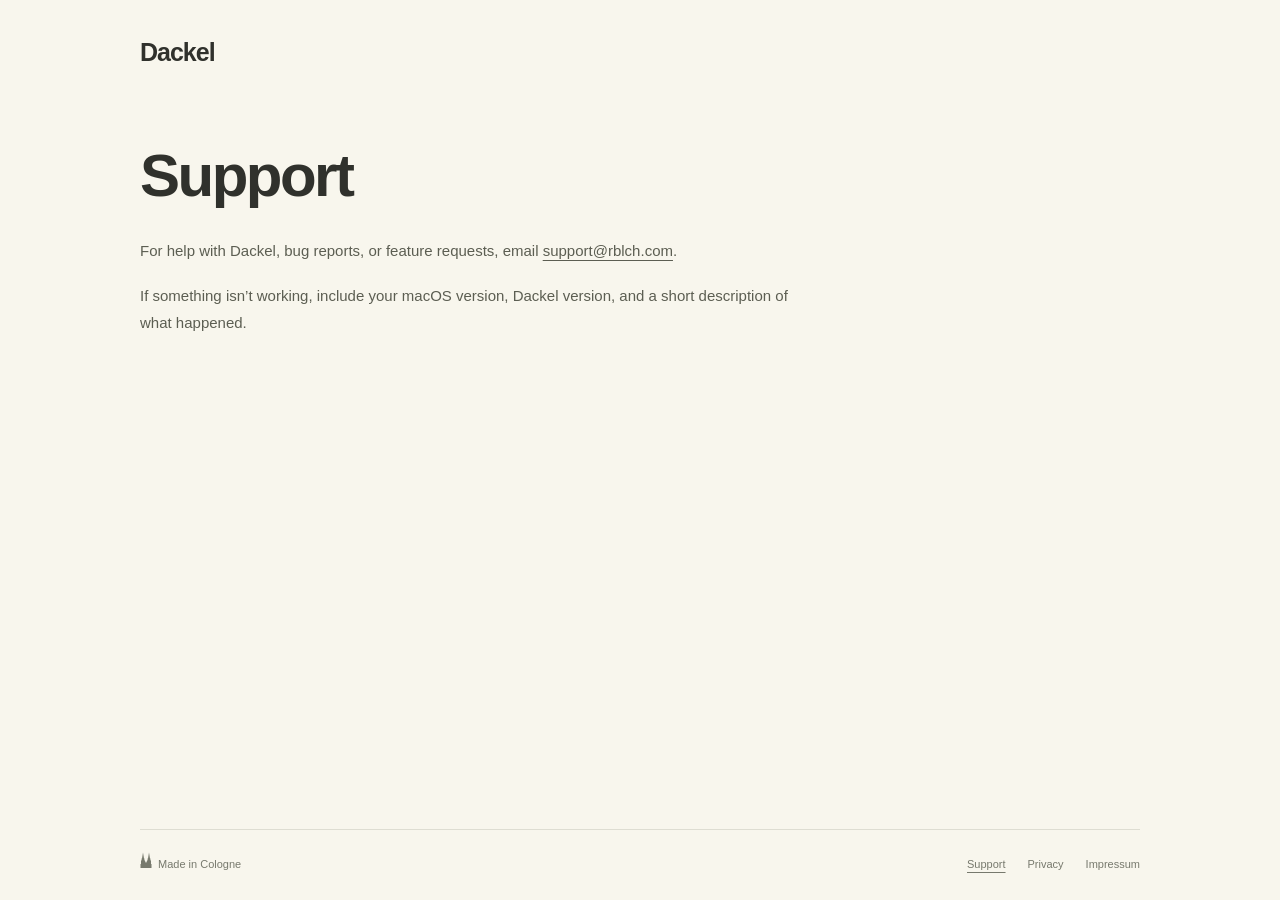
<file: support.html>
<!doctype html>
<html lang="en">
<head>
  <meta charset="utf-8">
  <meta name="robots" content="noindex, nofollow, noarchive, nosnippet, noimageindex">
  <meta name="viewport" content="width=device-width, initial-scale=1">
  <meta name="description" content="Get help with Dackel, report a bug, or suggest a feature.">
  <meta name="theme-color" content="#f8f6ed">
  <title>Support — Dackel</title>
  <link rel="icon" href="favicon.ico?v=8d63aca" type="image/x-icon" sizes="16x16 32x32 48x48 64x64">
  <link rel="icon" href="assets/dackel-favicon-32-820987a9.png" type="image/png" sizes="32x32">
  <link rel="icon" href="assets/dackel-favicon-64-45338dbb.png" type="image/png" sizes="64x64">
  <link rel="apple-touch-icon" href="assets/dackel-apple-touch-icon-c06fd930.png" sizes="180x180">
  <link rel="stylesheet" href="homepage.css?v=764edd74">
  <link rel="stylesheet" href="styles.css?v=50aee571">
</head>
<body>
  <main class="page legal-page">
    <header class="site-header">
      <a class="wordmark" href="./">Dackel</a>
    </header>
    <article class="legal-content">
      <h1>Support</h1>
      <p>For help with Dackel, bug reports, or feature requests, email <a href="mailto:support@rblch.com">support@rblch.com</a>.</p>
      <p>If something isn’t working, include your macOS version, Dackel version, and a short description of what happened.</p>
    </article>
    <footer>
      <p class="origin"><svg viewBox="0 0 24 32" fill="currentColor" aria-hidden="true" focusable="false"><!-- Same silhouette as CologneCathedralView in the macOS app. --><polygon points="1,32 1,24 2,24 2,17 3,17 3.5,12 4,13 6,1 8,13 8.5,12 9,17 10,17 10,22 12,18 14,22 14,17 15,17 15.5,12 16,13 18,1 20,13 20.5,12 21,17 22,17 22,24 23,24 23,32"/></svg>Made in Cologne</p>
      <nav aria-label="Support and legal information">
        <a href="support.html" aria-current="page">Support</a>
        <a href="privacy.html">Privacy</a>
        <a href="impressum.html">Impressum</a>
      </nav>
    </footer>
  </main>
</body>
</html>
</file>
<file: homepage.css>
:root {
  color-scheme: light;
  font-family: "Avenir Next", Avenir, "Segoe UI", sans-serif;
  color: #30312c;
  background: #f8f6ed;
  -webkit-font-smoothing: antialiased;
}
* { box-sizing: border-box; }
body { margin: 0; }
a { color: inherit; text-underline-offset: 4px; }
a:hover { color: #8c4225; }
a:focus-visible, button:focus-visible { outline: 2px solid #8c4225; outline-offset: 5px; }
::selection { background: #ecd8a6; }
.page { width: min(100% - 96px, 1000px); margin: 0 auto; }
.site-header { position: relative; display: flex; justify-content: space-between; align-items: center; gap: 24px; padding-top: 38px; }
.wordmark { position: relative; z-index: 2; font-size: 25px; font-weight: 650; letter-spacing: -.04em; text-decoration: none; -webkit-text-stroke: .2em #f8f6ed; paint-order: stroke fill; }
.intro { position: relative; display: grid; grid-template-columns: minmax(0, 1fr); align-items: last baseline; justify-content: space-between; gap: 0 24px; padding-top: 62px; margin-bottom: 37px; }
.intro > div:first-child { width: max-content; max-width: 100%; }
h1 { margin: 0; font-size: clamp(44px, 6.3vw, 76px); line-height: 1.06; letter-spacing: -3.9px; font-weight: 600; }
h1 > span { display: block; color: #777969; }
.headline-period { margin-left: .05em; }
.intro-caption { min-width: 0; grid-column: 1 / -1; grid-row: 2; max-width: 470px; margin: 25px 0 0; font-size: 18px; line-height: 1.65; color: #5c5e52; }
.get-app { grid-column: 1 / -1; grid-row: 3; display: flex; flex-wrap: wrap; align-items: flex-start; gap: 14px; margin-top: 32px; }
.download { display: flex; flex-direction: column; align-items: center; gap: 9px; }
.download-button { display: inline-flex; align-items: center; justify-content: center; width: 180px; height: 46px; padding: 0 16px; border-radius: 12px; background: #30312c; color: #f8f6ed; font-size: 15px; font-weight: 600; letter-spacing: -.1px; text-decoration: none; box-shadow: 0 1px 2px rgba(48, 49, 44, .18), 0 4px 12px rgba(48, 49, 44, .10); transition: background .15s ease; }
.download-button:hover { background: #8c4225; color: #f8f6ed; }
.download-note { margin: 0; font-size: 11.5px; letter-spacing: .1px; color: #8a8b7f; }
.app-store-soon { display: flex; flex-direction: column; justify-content: center; align-items: center; width: 180px; height: 46px; padding: 0 16px; border: 1px solid #deddd2; border-radius: 12px; background: rgba(255, 255, 255, .45); }
.app-store-soon p { display: flex; flex-direction: column; align-items: center; gap: 1px; margin: 0; font-size: 14px; line-height: 1.25; }
.app-store-soon strong { font-weight: 600; color: #30312c; }
.app-store-soon span { font-size: 9px; letter-spacing: .6px; text-transform: uppercase; color: #9c7751; }
/* The capture includes the window's shadow; pull it outward so the window itself lines up with the page column. */
.app-screenshot { margin: 0 -5.5%; }
.app-screenshot img { display: block; width: 100%; height: auto; }
/* <picture> only picks AVIF or WebP; it must not add a box, so the image rules above still size the img. */
picture { display: contents; }
.promises { display: grid; grid-template-columns: repeat(2, minmax(0, 1fr)); gap: 48px; padding: 48px 0 12px; }
.promises > div { padding-top: 22px; border-top: 1px solid #deddd2; }
.promise-icon { display: block; width: 22px; height: 22px; margin-bottom: 12px; color: #8c4225; }
.promise-icon svg { width: 100%; height: 100%; fill: none; stroke: currentColor; stroke-width: 1.7; stroke-linecap: round; stroke-linejoin: round; }
.promises h2 { margin: 0 0 8px; font-size: 19px; font-weight: 600; letter-spacing: -.4px; }
.promises p { margin: 0; font-size: 15px; line-height: 1.7; color: #5c5e52; }
/* Use-case chapters: one large visual, then at most two supporting points. */
/* "Dackel for …" is a centred row of pills under the headline, each a link to its chapter. */
.uses-nav { display: flex; flex-wrap: wrap; justify-content: center; align-items: center; gap: 12px 14px; margin: 48px 0 0; }
.uses-nav p { margin: 0; font-size: 17px; color: #77796d; }
.uses-nav ul { display: flex; flex-wrap: wrap; justify-content: center; gap: 8px; margin: 0; padding: 0; list-style: none; }
.uses-nav a { display: inline-block; padding: 8px 16px; border: 1px solid #deddd2; border-radius: 999px; background: transparent; color: #30312c; font-size: 15px; font-weight: 500; text-decoration: none; transition: border-color .15s ease, color .15s ease; }
.uses-nav a:hover, .uses-nav a:focus-visible { border-color: #8c4225; color: #8c4225; }
.chapter { padding: 96px 0 24px; scroll-margin-top: 16px; }
.chapter + .chapter { border-top: 1px solid #deddd2; }
.chapter-head { max-width: 680px; margin: 0 auto 44px; text-align: center; }
.chapter-eyebrow { margin: 0 0 10px; font-size: 13px; font-weight: 600; letter-spacing: .8px; text-transform: uppercase; color: #8c4225; }
.chapter h2 { margin: 0 0 18px; font-size: clamp(36px, 5vw, 56px); line-height: 1.08; font-weight: 600; letter-spacing: -2px; }
.chapter-lede { margin: 0; font-size: 18px; line-height: 1.65; color: #5c5e52; }
.chapter-visual { margin: 0 -5.5%; }
.chapter-visual img { display: block; width: 100%; height: auto; }
.chapter-points { display: grid; grid-template-columns: repeat(2, minmax(0, 1fr)); gap: 56px; padding: 40px 0 0; }
.point { padding-top: 22px; border-top: 1px solid #deddd2; }
.point h3 { margin: 0 0 8px; font-size: 20px; line-height: 1.25; font-weight: 600; letter-spacing: -.5px; }
.point p { margin: 0; font-size: 15px; line-height: 1.75; color: #5c5e52; }
.point img { display: block; width: 100%; height: auto; margin-top: 18px; }
/* Content crops without a window frame sit on a white card with a window-like shadow. */
.point img.card { padding: 18px 10px 10px 4px; border-radius: 12px; background: #fff; box-shadow: 0 0 0 1px rgba(48, 49, 44, .06), 0 12px 32px rgba(48, 49, 44, .14); }
:is(.chapter, .underneath, .point) code { font-family: ui-monospace, Menlo, monospace; font-size: .86em; padding: 1px 5px; border-radius: 5px; background: #efecdf; }
kbd { font-family: inherit; font-size: 13px; padding: 1px 6px; border: 1px solid #deddd2; border-radius: 5px; background: #fffdf6; white-space: nowrap; }
/* Draft-only frame for screenshots that still need staging in the app. */
.shot-todo { display: grid; place-items: center; width: 89.5%; margin: 0 auto; padding: 32px; border: 2px dashed #cfcab4; border-radius: 14px; background: repeating-linear-gradient(135deg, #f3f0e3 0 14px, #f8f6ed 14px 28px); }
.shot-todo p { max-width: 460px; margin: 0; font-size: 15px; line-height: 1.6; text-align: center; color: #5c5e52; }
.shot-todo strong { display: block; margin-bottom: 6px; font-size: 12px; letter-spacing: .8px; text-transform: uppercase; color: #9c7751; }
.underneath { padding: 96px 0 56px; border-top: 1px solid #deddd2; }
.underneath h2 { margin: 0 0 40px; font-size: clamp(30px, 4vw, 40px); font-weight: 600; letter-spacing: -1.4px; text-align: center; }
.underneath ul { display: grid; grid-template-columns: repeat(3, minmax(0, 1fr)); gap: 36px 40px; margin: 0; padding: 0; list-style: none; }
.underneath h3 { margin: 0 0 6px; font-size: 16px; font-weight: 600; letter-spacing: -.2px; }
.underneath p { margin: 0; font-size: 14px; line-height: 1.65; color: #5c5e52; }
.promises { border-top: 1px solid #deddd2; padding-bottom: 48px; }
.promises > div { border-top: 0; padding-top: 0; }
.closing { display: flex; justify-content: space-between; align-items: center; flex-wrap: wrap; gap: 18px 38px; padding: 38px 0 42px; }
.closing h2 { margin: 0 0 4px; font-size: 18px; font-weight: 600; letter-spacing: -.3px; }
.closing p { margin: 0; font-size: 13px; line-height: 1.6; color: #77796d; }
.closing-get { display: flex; align-items: center; flex-wrap: wrap; gap: 10px 20px; }
.direct-download { font-size: 13px; color: #5c5e52; text-decoration: none; }
.direct-download:hover { color: #8c4225; text-decoration: underline; }
footer { display: flex; justify-content: space-between; align-items: baseline; gap: 20px; border-top: 1px solid #deddd2; padding: 22px 0 30px; font-size: 11px; color: #77796d; }
footer p { margin: 0; }
.origin svg { width: 12px; height: 16px; margin-right: 6px; vertical-align: baseline; }
footer nav { display: flex; flex-wrap: wrap; gap: 22px; }
footer a { text-decoration: none; }
footer a:hover { text-decoration: underline; }
[hidden] { display: none !important; }
/* Dackel stands behind the wordmark as if peeking over a fence: a zero-height anchor puts his feet
   on the text baseline, a negative margin slides him behind the letters, and the letters' outline
   in the page colour cuts them cleanly across his body. */
/* The dog's size is independent of the word; --dog-peek is how far his head reaches past the last letter. */
.brand { --wordmark-size: 41px; --dog-scale: 1.05; --dog-peek: 17px; display: flex; align-items: baseline; padding-top: calc(22px * var(--dog-scale)); font-size: var(--wordmark-size); }
.brand .wordmark { font-size: 1em; }
.mascot-anchor { position: relative; z-index: 1; width: calc(112px * var(--dog-scale)); height: 0; margin-left: calc(var(--dog-peek) - 112px * var(--dog-scale)); }
.mascot-button { position: absolute; left: 0; bottom: 0; display: block; width: 100%; aspect-ratio: 424 / 239; border: 0; padding: 0; margin: 0; background: transparent; color: inherit; border-radius: 6px; }
.mascot-button:enabled { cursor: pointer; }
.mascot-frame { position: absolute; right: 0; bottom: 0; width: 100%; height: auto; overflow: hidden; image-rendering: pixelated; }
.mascot-bone { position: absolute; top: -2px; right: -8px; line-height: 0; }
.mascot-walkway { position: absolute; z-index: 1; inset: 0; width: 100%; height: 100%; pointer-events: none; image-rendering: pixelated; }
.sr-only { position: absolute; width: 1px; height: 1px; padding: 0; margin: -1px; overflow: hidden; clip: rect(0, 0, 0, 0); white-space: nowrap; border: 0; }
@media (max-width: 700px) {
  .page { width: calc(100% - 40px); }
  .site-header { padding-top: 26px; }
  .intro { padding-top: 44px; margin-bottom: 28px; column-gap: 12px; }
  h1 { font-size: 48px; letter-spacing: -2.4px; }
  .intro-caption { font-size: 16px; margin-top: 21px; }
  .get-app { margin-top: 26px; }
  .closing { padding: 29px 0 32px; }
  .uses-nav { margin-top: 32px; }
  .chapter { padding: 64px 0 12px; }
  .chapter-head { margin-bottom: 28px; }
  .chapter h2 { letter-spacing: -1.4px; }
  .chapter-lede { font-size: 16px; }
  .chapter-points { grid-template-columns: 1fr; gap: 28px; padding-top: 28px; }
  .shot-todo { width: 100%; padding: 20px; }
  .shot-todo p { font-size: 13px; }
  .underneath { padding: 64px 0 36px; }
  .underneath ul { grid-template-columns: 1fr 1fr; gap: 24px; }
  .promises { grid-template-columns: 1fr; gap: 28px; padding-top: 32px; }
}
@media (max-width: 520px) {
  h1 { font-size: clamp(34px, 9.3vw, 48px); letter-spacing: -2px; }
  .brand { --dog-scale: .9; }
  .get-app { display: grid; grid-template-columns: 1fr 1fr; gap: 10px; }
  .download-button, .app-store-soon { width: 100%; padding: 0 8px; font-size: 14px; }
  .app-store-soon p { font-size: 13px; }
  .download-note { font-size: 10.5px; white-space: nowrap; }
  .underneath ul { grid-template-columns: 1fr; }
  .chapter-visual { margin: 0 -2%; }
  footer { flex-wrap: wrap; gap: 15px; }
  footer nav { gap: 19px; }
}
/* Homepage: the cream page colour stays in the hero band, and the chapters sit on white.
   The band runs edge to edge behind the header and intro, then fades to white behind the
   main screenshot, so there is no hard edge between hero and chapters. */
.home { background: #fff; }
.home body { overflow-x: clip; }
.home .site-header, .home .intro { background: #f8f6ed; box-shadow: 0 0 0 100vmax #f8f6ed; }
.home .site-header { clip-path: inset(0 -100vmax); }
.home .intro { margin-bottom: 0; padding-bottom: 37px; clip-path: inset(0 -100vmax); }
.home .app-screenshot { position: relative; }
.home .app-screenshot::before { content: ""; position: absolute; z-index: -1; top: 0; left: calc(50% - 50vw); right: calc(50% - 50vw); height: 100%; background: linear-gradient(#f8f6ed 25%, #fff 90%); }
/* With the hero screenshot hidden, the cream fades out at the top of the first chapter. */
.home .intro + .chapter { position: relative; }
.home .intro + .chapter::before { content: ""; position: absolute; z-index: -1; top: 0; left: calc(50% - 50vw); right: calc(50% - 50vw); height: 160px; background: linear-gradient(#f8f6ed, #fff); }
/* One compact download button sits in the header, opposite the wordmark. */
.header-get { position: relative; z-index: 3; display: flex; align-items: center; gap: 16px; }
/* Apple's official badge, shown unaltered at its minimum on-screen height of 40 px. */
.app-store-badge { display: block; flex: none; border-radius: 7px; }
.app-store-badge img { display: block; width: auto; height: 40px; }
@media (max-width: 700px) { .home .intro { padding-bottom: 28px; } }
/* Links in "Dackel for …" glide to their chapter instead of jumping; Reduce Motion keeps the jump. */
@media (prefers-reduced-motion: no-preference) { .home { scroll-behavior: smooth; } }
.home .chapter { scroll-margin-top: -40px; }
/* Tiles: each point sits on a soft panel with its picture centred below the title, so crops of
   different shapes still line up. Captures are 2× and shown at their real size. */
.chapter-points.tiles { grid-template-columns: minmax(0, 320px) minmax(0, 1fr); gap: 24px; }
.point.tile { display: flex; flex-direction: column; padding: 32px 32px 36px; border-top: 0; border-radius: 22px; background: #f6f5f0; }
.tile-art { flex: 1; display: flex; align-items: center; justify-content: center; min-height: 300px; padding-top: 24px; }
.point .tile-card { width: 100%; max-width: var(--real-width, 100%); height: auto; margin: 0; border-radius: 12px; background: #fff; box-shadow: 0 0 0 1px rgba(48, 49, 44, .06), 0 10px 28px rgba(48, 49, 44, .12); }
@media (max-width: 860px) { .chapter-points.tiles { grid-template-columns: 1fr; } }
@media (max-width: 700px) { .chapter-points.tiles { gap: 16px; } .point.tile { padding: 24px 20px 28px; } .tile-art { min-height: 0; } }
/* A crop of a web page has no window frame: fade its bottom edge into the white page. */
.chapter-visual img.page-fade { -webkit-mask-image: linear-gradient(#000 78%, transparent); mask-image: linear-gradient(#000 78%, transparent); }
.chapter-points.tiles.even { grid-template-columns: repeat(2, minmax(0, 1fr)); }
.tile-art .shot-todo { width: 100%; }
@media (max-width: 860px) { .chapter-points.tiles.even { grid-template-columns: 1fr; } }
/* A window screenshot already carries its own shadow, so it needs no card. */
.point .tile-window { width: 100%; height: auto; margin: 0; }

/* Work closes the chapters on a dark band and shows Dackel in dark mode. */
.home .chapter.dark { position: relative; padding-bottom: 104px; border-top: 0; color: #f3f1e8; }
.home .chapter.dark::before { content: ""; position: absolute; z-index: -1; top: 0; bottom: 0; left: calc(50% - 50vw); right: calc(50% - 50vw); background: #1e1e1b; }
.chapter.dark .chapter-eyebrow { color: #e39a72; }
.chapter.dark .chapter-lede { color: #b8b7ac; }
.chapter.dark kbd { border-color: #4a4a44; background: #2c2c28; color: #f3f1e8; }
.chapter.dark + .underneath { border-top: 0; }
@media (max-width: 860px) { .home .chapter.dark { padding-bottom: 64px; } }

/* Two-line headlines split evenly instead of leaving one word on the second line. */
.chapter h2, .underneath h2 { text-wrap: balance; }
.chapter-lede { text-wrap: pretty; }

/* The book pages in the Journalism shots come from Project Gutenberg. */
footer .credit a { text-decoration: underline; text-decoration-color: #c9c8bd; text-underline-offset: 2px; }
footer .credit a:hover { color: #30312c; }
</file>
<file: styles.css>
/* Reading layout for Support, Privacy, and Impressum; the site chrome is shared. */
.legal-page { display: flex; flex-direction: column; min-height: 100svh; }
.legal-content { flex: 1; width: 100%; max-width: 680px; padding: 76px 0 64px; overflow-wrap: anywhere; }
.legal-content h1 { margin: 0 0 28px; font-size: clamp(38px, 5vw, 60px); line-height: 1.1; letter-spacing: -2.5px; }
.legal-content h2 { margin: 34px 0 10px; font-size: 18px; font-weight: 600; letter-spacing: -.2px; }
.legal-content p, .legal-content address { margin: 0 0 18px; font-size: 15px; line-height: 1.8; color: #5c5e52; }
.legal-content address { margin: 26px 0; font-style: normal; }
.legal-content > :last-child { margin-bottom: 0; }
.legal-page footer { flex: none; }
.legal-page footer a[aria-current="page"] { text-decoration: underline; }
@media (max-width: 700px) {
  .legal-content { padding: 54px 0 44px; }
  .legal-content h1 { letter-spacing: -1.8px; }
}
</file>
